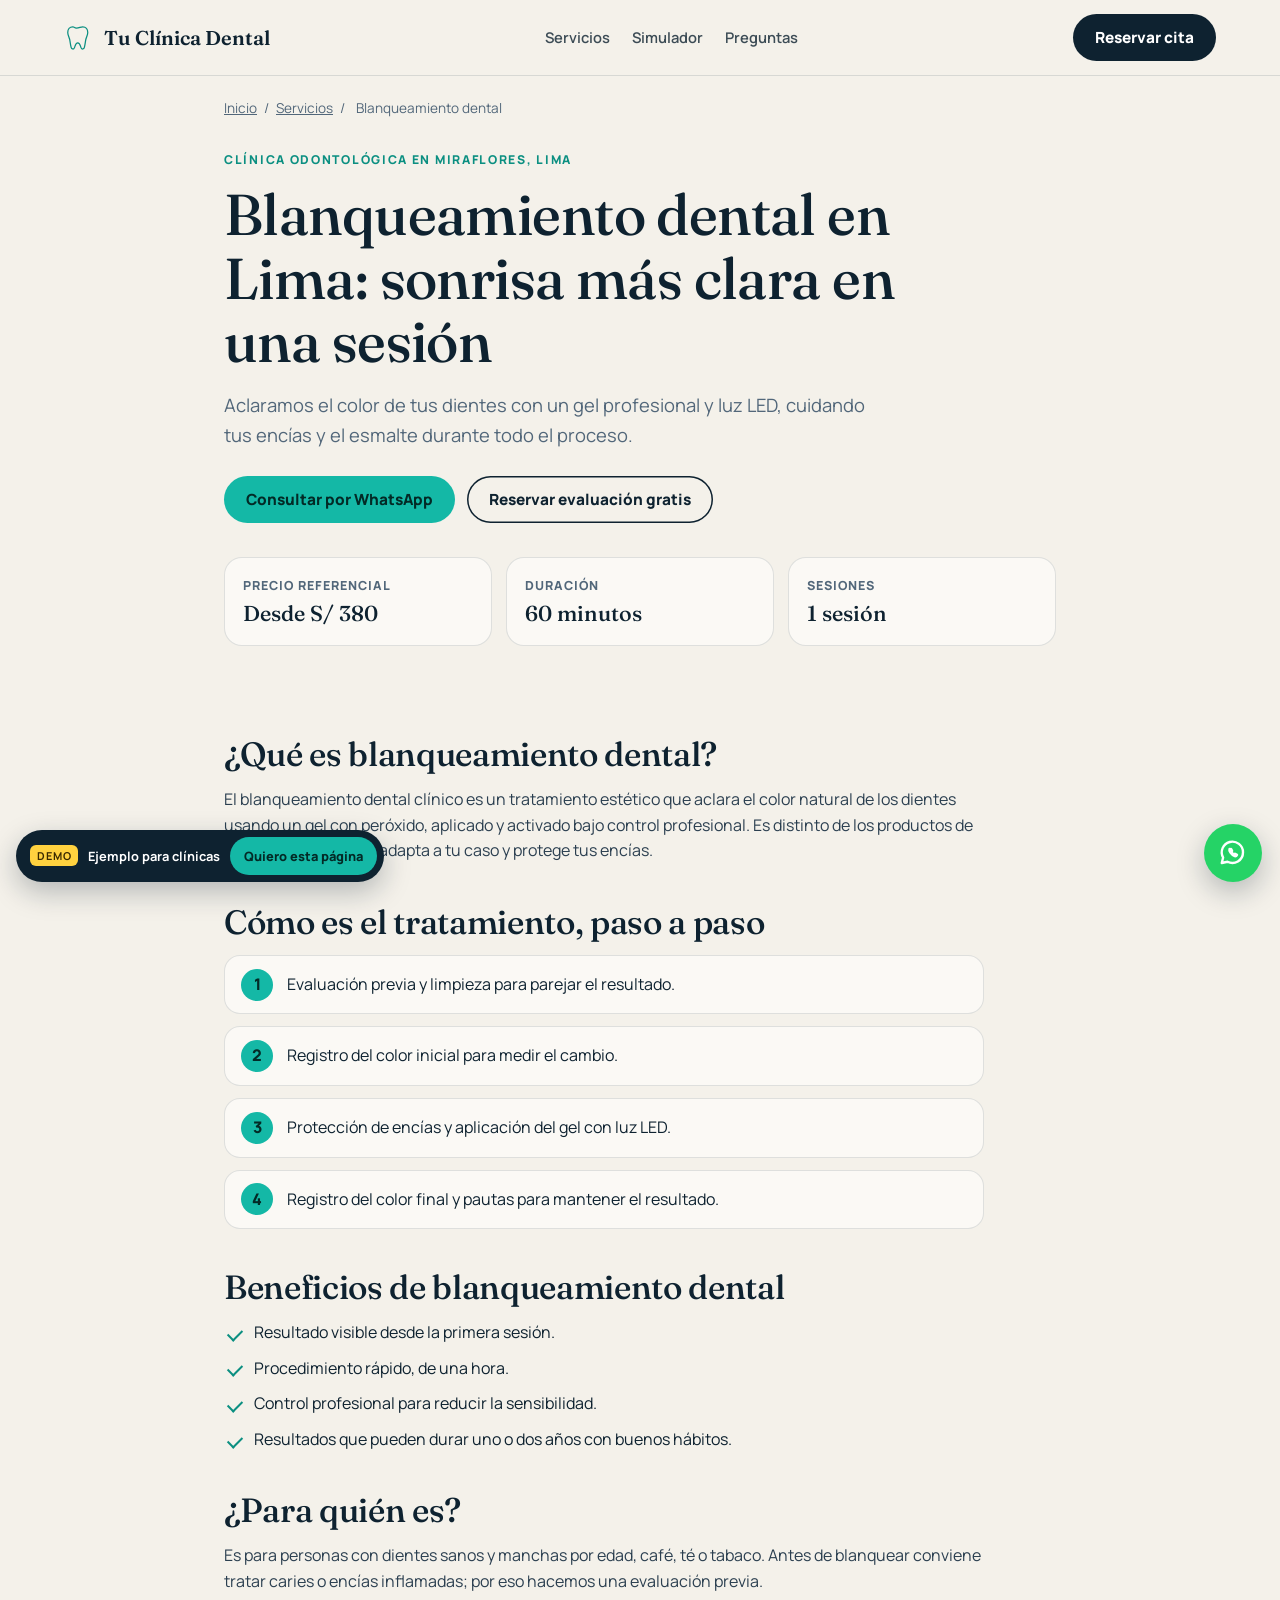
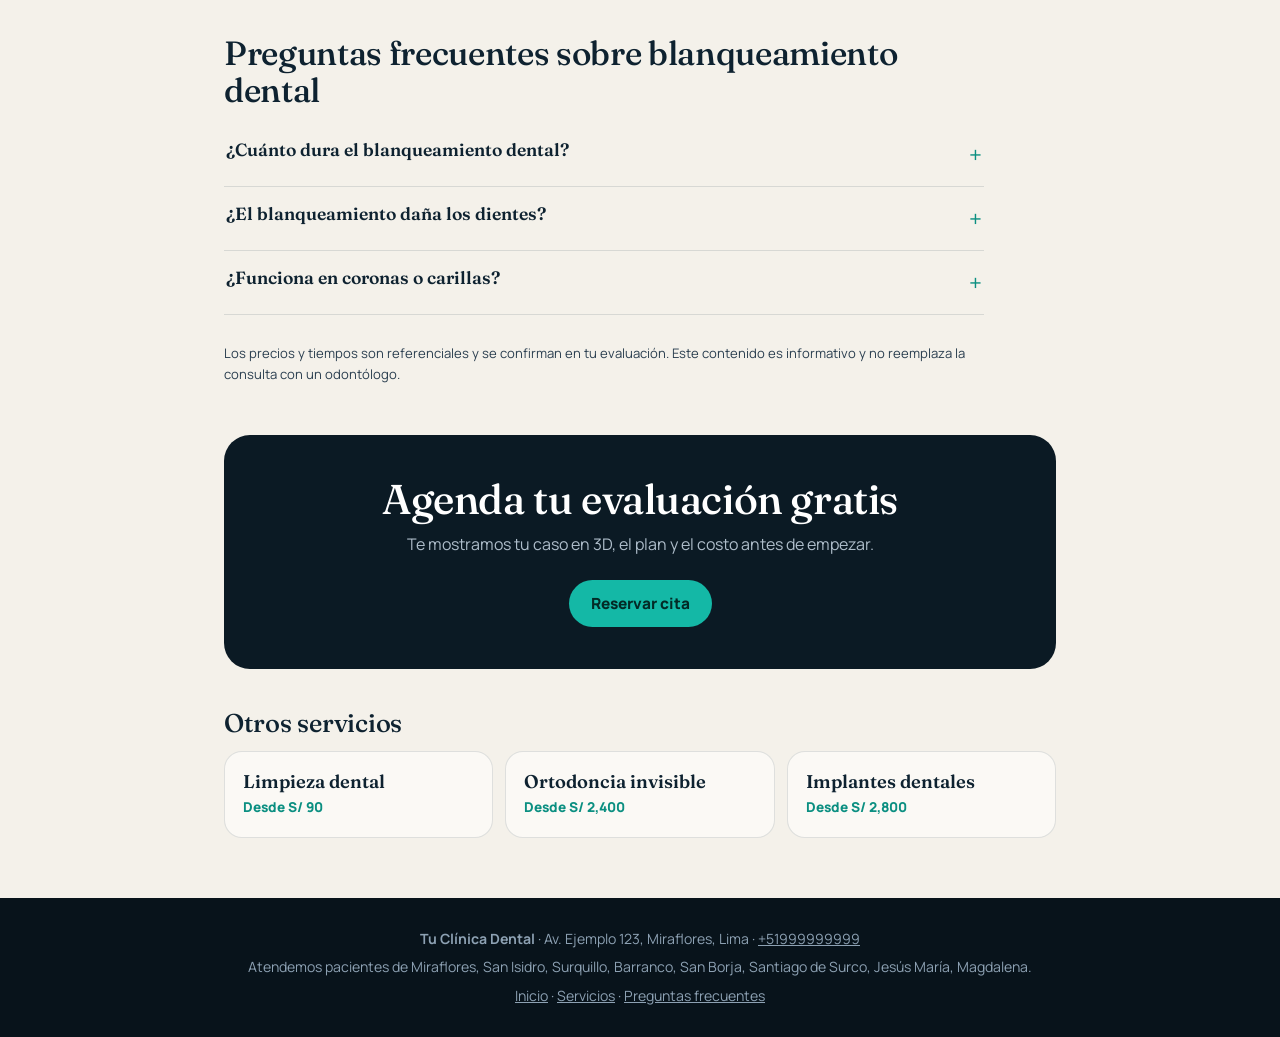
<file: blanqueamiento-dental-lima/index.html>
<!doctype html>
<html lang="es-PE">
<head>
<meta charset="utf-8">
<meta name="viewport" content="width=device-width,initial-scale=1">
<meta name="theme-color" content="#f4f1ea">
<link rel="icon" href="/favicon.svg" type="image/svg+xml">
<link rel="preconnect" href="https://fonts.googleapis.com">
<link href="https://fonts.googleapis.com/css2?family=Fraunces:ital,opsz,wght@0,9..144,500;0,9..144,600;1,9..144,500&family=Manrope:wght@400;600;800&display=swap" rel="stylesheet">
<meta name="robots" content="noindex,follow">
<title>Blanqueamiento dental en Lima | Tu Clínica Dental</title>
<meta name="description" content="Blanqueamiento dental en Miraflores, Lima: aclara varios tonos en una sesión de 60 minutos, con protección de encías. Desde S/ 380. Agenda tu evaluación.">
<link rel="canonical" href="https://dent-sage.vercel.app/blanqueamiento-dental-lima/">
<link rel="alternate" hreflang="es-PE" href="https://dent-sage.vercel.app/blanqueamiento-dental-lima/">
<meta property="og:type" content="website">
<meta property="og:locale" content="es_PE">
<meta property="og:site_name" content="Tu Clínica Dental">
<meta property="og:title" content="Blanqueamiento dental en Lima | Tu Clínica Dental">
<meta property="og:description" content="Blanqueamiento dental en Miraflores, Lima: aclara varios tonos en una sesión de 60 minutos, con protección de encías. Desde S/ 380. Agenda tu evaluación.">
<meta property="og:url" content="https://dent-sage.vercel.app/blanqueamiento-dental-lima/">
<meta property="og:image" content="https://dent-sage.vercel.app/og-image.png">
<meta property="og:image:width" content="1200">
<meta property="og:image:height" content="630">
<meta property="og:image:alt" content="Tu Clínica Dental, clínica odontológica en Miraflores, Lima">
<meta name="twitter:card" content="summary_large_image">
<meta name="twitter:title" content="Blanqueamiento dental en Lima | Tu Clínica Dental">
<meta name="twitter:description" content="Blanqueamiento dental en Miraflores, Lima: aclara varios tonos en una sesión de 60 minutos, con protección de encías. Desde S/ 380. Agenda tu evaluación.">
<meta name="twitter:image" content="https://dent-sage.vercel.app/og-image.png">
<link rel="stylesheet" href="/assets/servicio.css">
<script type="application/ld+json">{"@context": "https://schema.org", "@type": "Service", "name": "Blanqueamiento dental", "serviceType": "Blanqueamiento dental", "description": "Blanqueamiento dental en Miraflores, Lima: aclara varios tonos en una sesión de 60 minutos, con protección de encías. Desde S/ 380. Agenda tu evaluación.", "url": "https://dent-sage.vercel.app/blanqueamiento-dental-lima/", "provider": {"@type": "Dentist", "name": "Tu Clínica Dental", "url": "https://dent-sage.vercel.app/", "telephone": "+51999999999", "address": {"@type": "PostalAddress", "streetAddress": "Av. Ejemplo 123", "addressLocality": "Miraflores", "addressRegion": "Lima", "postalCode": "15074", "addressCountry": "PE"}, "image": "https://dent-sage.vercel.app/og-image.png"}, "areaServed": [{"@type": "City", "name": "Lima"}, {"@type": "AdministrativeArea", "name": "Miraflores"}, {"@type": "AdministrativeArea", "name": "San Isidro"}, {"@type": "AdministrativeArea", "name": "Surquillo"}, {"@type": "AdministrativeArea", "name": "Barranco"}, {"@type": "AdministrativeArea", "name": "San Borja"}, {"@type": "AdministrativeArea", "name": "Santiago de Surco"}, {"@type": "AdministrativeArea", "name": "Jesús María"}, {"@type": "AdministrativeArea", "name": "Magdalena"}], "offers": {"@type": "Offer", "priceCurrency": "PEN", "priceSpecification": {"@type": "PriceSpecification", "minPrice": 380, "priceCurrency": "PEN"}}}</script>
<script type="application/ld+json">{"@context": "https://schema.org", "@type": "FAQPage", "mainEntity": [{"@type": "Question", "name": "¿Cuánto dura el blanqueamiento dental?", "acceptedAnswer": {"@type": "Answer", "text": "El resultado suele mantenerse entre uno y dos años, según tu consumo de café, té, vino y tabaco, y tu higiene. Se puede reforzar con una sesión de mantenimiento."}}, {"@type": "Question", "name": "¿El blanqueamiento daña los dientes?", "acceptedAnswer": {"@type": "Answer", "text": "Realizado por un odontólogo y con el producto adecuado, es un procedimiento seguro. Puede producir sensibilidad temporal, que suele pasar en uno o dos días."}}, {"@type": "Question", "name": "¿Funciona en coronas o carillas?", "acceptedAnswer": {"@type": "Answer", "text": "No. El gel aclara solo el diente natural. Si tienes restauraciones visibles, te explicamos cómo emparejar el color."}}]}</script>
<script type="application/ld+json">{"@context": "https://schema.org", "@type": "BreadcrumbList", "itemListElement": [{"@type": "ListItem", "position": 1, "name": "Inicio", "item": "https://dent-sage.vercel.app/"}, {"@type": "ListItem", "position": 2, "name": "Servicios", "item": "https://dent-sage.vercel.app/#servicios"}, {"@type": "ListItem", "position": 3, "name": "Blanqueamiento dental", "item": "https://dent-sage.vercel.app/blanqueamiento-dental-lima/"}]}</script>
</head>
<body>
<a class="skip" href="#contenido">Saltar al contenido</a>
<header class="top"><a class="logo" href="/" aria-label="Tu Clínica Dental, inicio"><svg viewBox="0 0 48 48" aria-hidden="true"><path d="M14 6c-5 0-8 4-8 9 0 4 2 7 3 11 1 4 1 8 2.400 13 .8 3 4 3.600 5.200.8 1.400-3.400 1.800-8 5.400-8s4 4.600 5.400 8c1.200 2.800 4.400 2.200 5.200-.8 1.400-5 1.400-9 2.400-13 1-4 3-7 3-11 0-5-3-9-8-9-3.600 0-5.600 2-10 2S17.600 6 14 6z"/></svg>Tu Clínica Dental</a>
<nav aria-label="Principal"><a href="/#servicios">Servicios</a><a href="/#simulador">Simulador</a><a href="/#faq">Preguntas</a></nav>
<a class="btn" href="/#reserva">Reservar cita</a></header>
<main id="contenido">
<nav class="crumbs" aria-label="Ruta"><a href="/">Inicio</a> <span>/</span> <a href="/#servicios">Servicios</a> <span>/</span> <span aria-current="page">Blanqueamiento dental</span></nav>
<section class="hero">
<p class="eyebrow">Clínica odontológica en Miraflores, Lima</p>
<h1>Blanqueamiento dental en Lima: sonrisa más clara en una sesión</h1>
<p class="lead">Aclaramos el color de tus dientes con un gel profesional y luz LED, cuidando tus encías y el esmalte durante todo el proceso.</p>
<div class="row"><a class="btn teal" href="https://wa.me/51999999999?text=Hola%20Tu%20Clínica%20Dental%2C%20quiero%20información%20sobre%20blanqueamiento%20dental." rel="noopener">Consultar por WhatsApp</a><a class="btn ghost" href="/#reserva">Reservar evaluación gratis</a></div>
<dl class="facts"><div><dt>Precio referencial</dt><dd>Desde S/ 380</dd></div><div><dt>Duración</dt><dd>60 minutos</dd></div><div><dt>Sesiones</dt><dd>1 sesión</dd></div></dl>
</section>
<article class="body">
<h2>¿Qué es blanqueamiento dental?</h2>
<p>El blanqueamiento dental clínico es un tratamiento estético que aclara el color natural de los dientes usando un gel con peróxido, aplicado y activado bajo control profesional. Es distinto de los productos de venta libre porque se adapta a tu caso y protege tus encías.</p>
<h2>Cómo es el tratamiento, paso a paso</h2>
<ol class="steps"><li>Evaluación previa y limpieza para parejar el resultado.</li><li>Registro del color inicial para medir el cambio.</li><li>Protección de encías y aplicación del gel con luz LED.</li><li>Registro del color final y pautas para mantener el resultado.</li></ol>
<h2>Beneficios de blanqueamiento dental</h2>
<ul class="ticks"><li>Resultado visible desde la primera sesión.</li><li>Procedimiento rápido, de una hora.</li><li>Control profesional para reducir la sensibilidad.</li><li>Resultados que pueden durar uno o dos años con buenos hábitos.</li></ul>
<h2>¿Para quién es?</h2>
<p>Es para personas con dientes sanos y manchas por edad, café, té o tabaco. Antes de blanquear conviene tratar caries o encías inflamadas; por eso hacemos una evaluación previa.</p>
<h2>Preguntas frecuentes sobre blanqueamiento dental</h2>
<div class="faq"><details><summary>¿Cuánto dura el blanqueamiento dental?</summary><p>El resultado suele mantenerse entre uno y dos años, según tu consumo de café, té, vino y tabaco, y tu higiene. Se puede reforzar con una sesión de mantenimiento.</p></details><details><summary>¿El blanqueamiento daña los dientes?</summary><p>Realizado por un odontólogo y con el producto adecuado, es un procedimiento seguro. Puede producir sensibilidad temporal, que suele pasar en uno o dos días.</p></details><details><summary>¿Funciona en coronas o carillas?</summary><p>No. El gel aclara solo el diente natural. Si tienes restauraciones visibles, te explicamos cómo emparejar el color.</p></details></div>
<p class="fine">Los precios y tiempos son referenciales y se confirman en tu evaluación. Este contenido es informativo y no reemplaza la consulta con un odontólogo.</p>
</article>
<section class="cta"><h2>Agenda tu evaluación gratis</h2><p>Te mostramos tu caso en 3D, el plan y el costo antes de empezar.</p><a class="btn teal" href="/#reserva">Reservar cita</a></section>
<aside class="related"><h2>Otros servicios</h2><ul><li><a href="/limpieza-dental-lima/">Limpieza dental</a><span>Desde S/ 90</span></li><li><a href="/ortodoncia-invisible-lima/">Ortodoncia invisible</a><span>Desde S/ 2,400</span></li><li><a href="/implantes-dentales-lima/">Implantes dentales</a><span>Desde S/ 2,800</span></li></ul></aside>
</main>
<footer><p><b>Tu Clínica Dental</b> · Av. Ejemplo 123, Miraflores, Lima · <a href="tel:+51999999999">+51999999999</a></p><p>Atendemos pacientes de Miraflores, San Isidro, Surquillo, Barranco, San Borja, Santiago de Surco, Jesús María, Magdalena.</p><p><a href="/">Inicio</a> · <a href="/#servicios">Servicios</a> · <a href="/#faq">Preguntas frecuentes</a></p></footer>
<a class="wa" href="https://wa.me/51999999999?text=Hola%2C%20quiero%20informaci%C3%B3n%20sobre%20una%20cita" target="_blank" rel="noopener" aria-label="Escribir por WhatsApp"><svg viewBox="0 0 24 24" aria-hidden="true"><path d="M20 11.500a8.500 8.500 0 0 1-12.400 7.500L3 20l1.100-4.400A8.500 8.500 0 1 1 20 11.500z"/><path d="M9.200 8.800c-.3.700-.1 1.700.9 3.100s2.300 2.300 3.300 2.600c.8.200 1.500-.4 1.800-1l-1.600-.9-.7.600c-.9-.4-1.800-1.300-2.200-2.200l.6-.7-.9-1.600c-.6.100-1.100.5-1.200 1.100z"/></svg></a>
<!-- DEMO:INICIO -->
<div class="demo"><b>DEMO</b><span>Ejemplo para clínicas</span><a href="https://wa.me/51941614879?text=Hola%2C%20vi%20el%20demo%20y%20quiero%20esta%20p%C3%A1gina%20para%20mi%20cl%C3%ADnica" target="_blank" rel="noopener">Quiero esta página</a></div>
<!-- DEMO:FIN -->
</body>
</html>
</file>
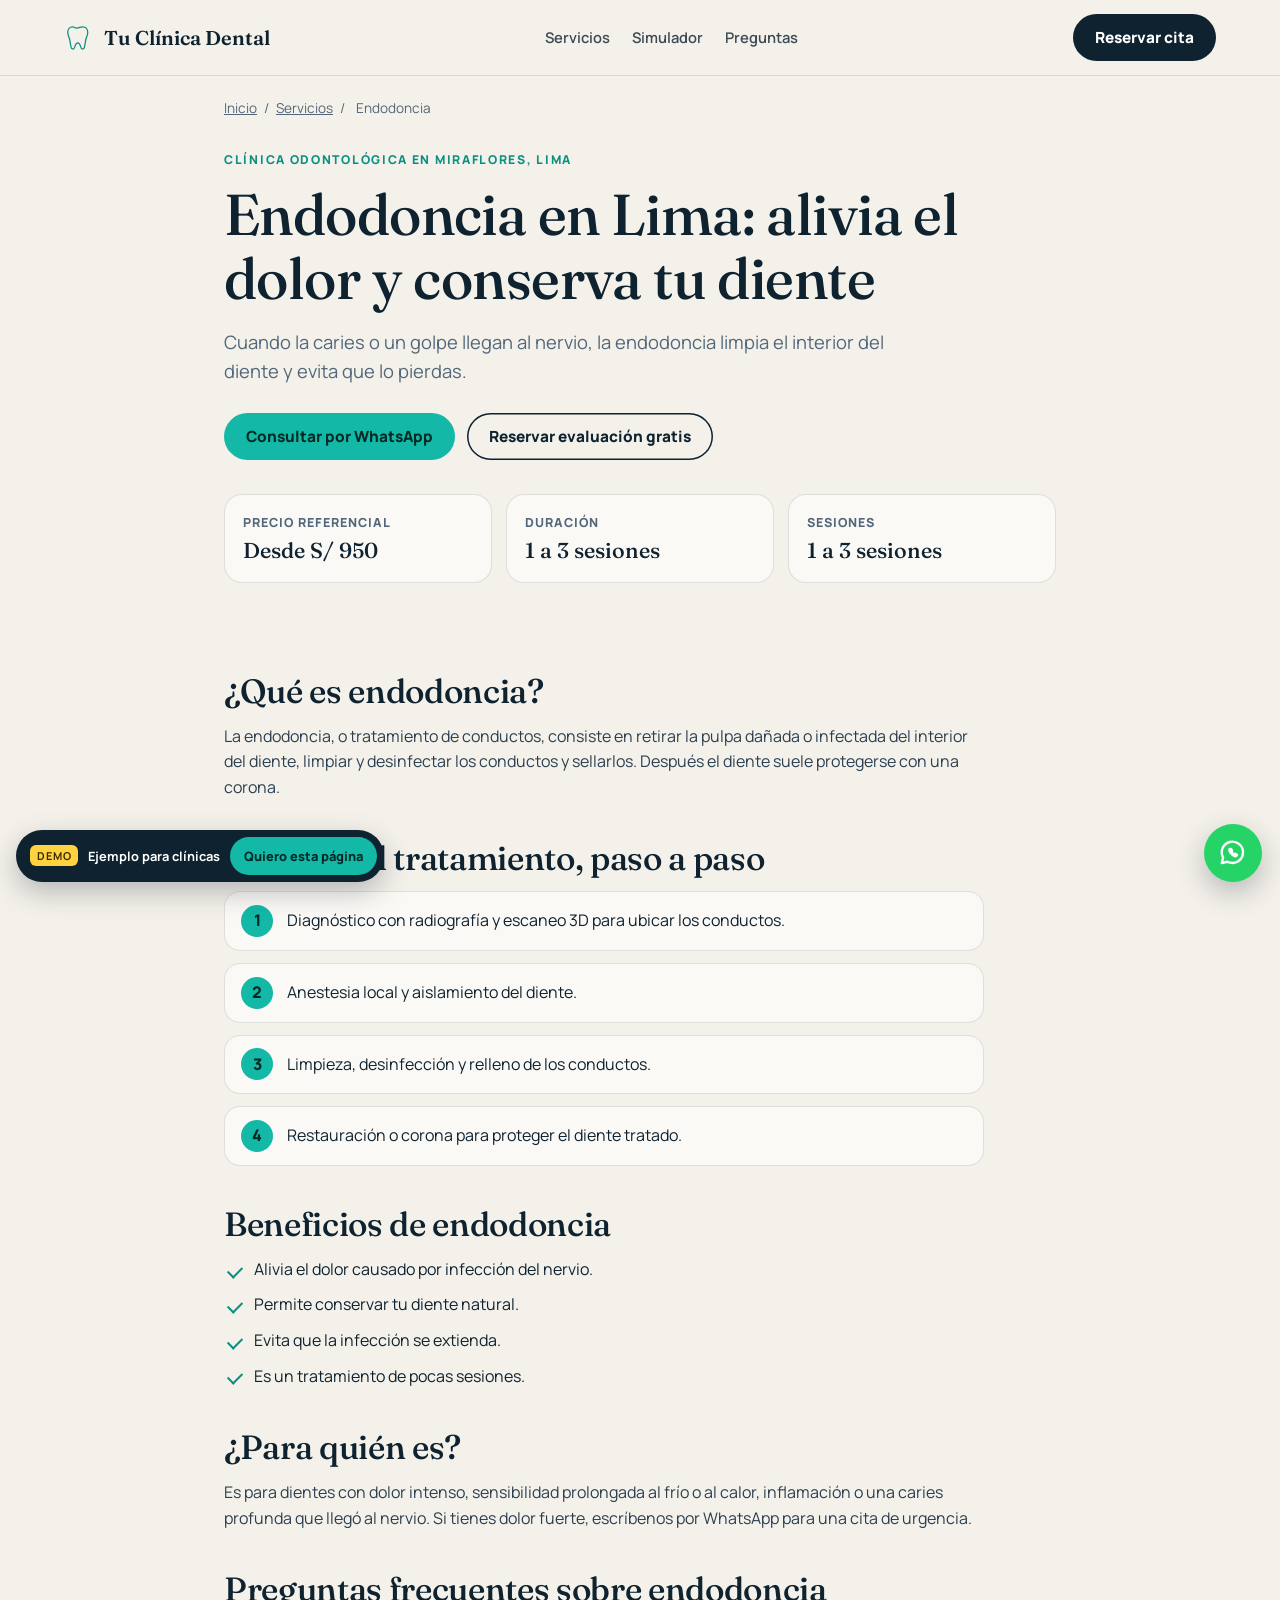
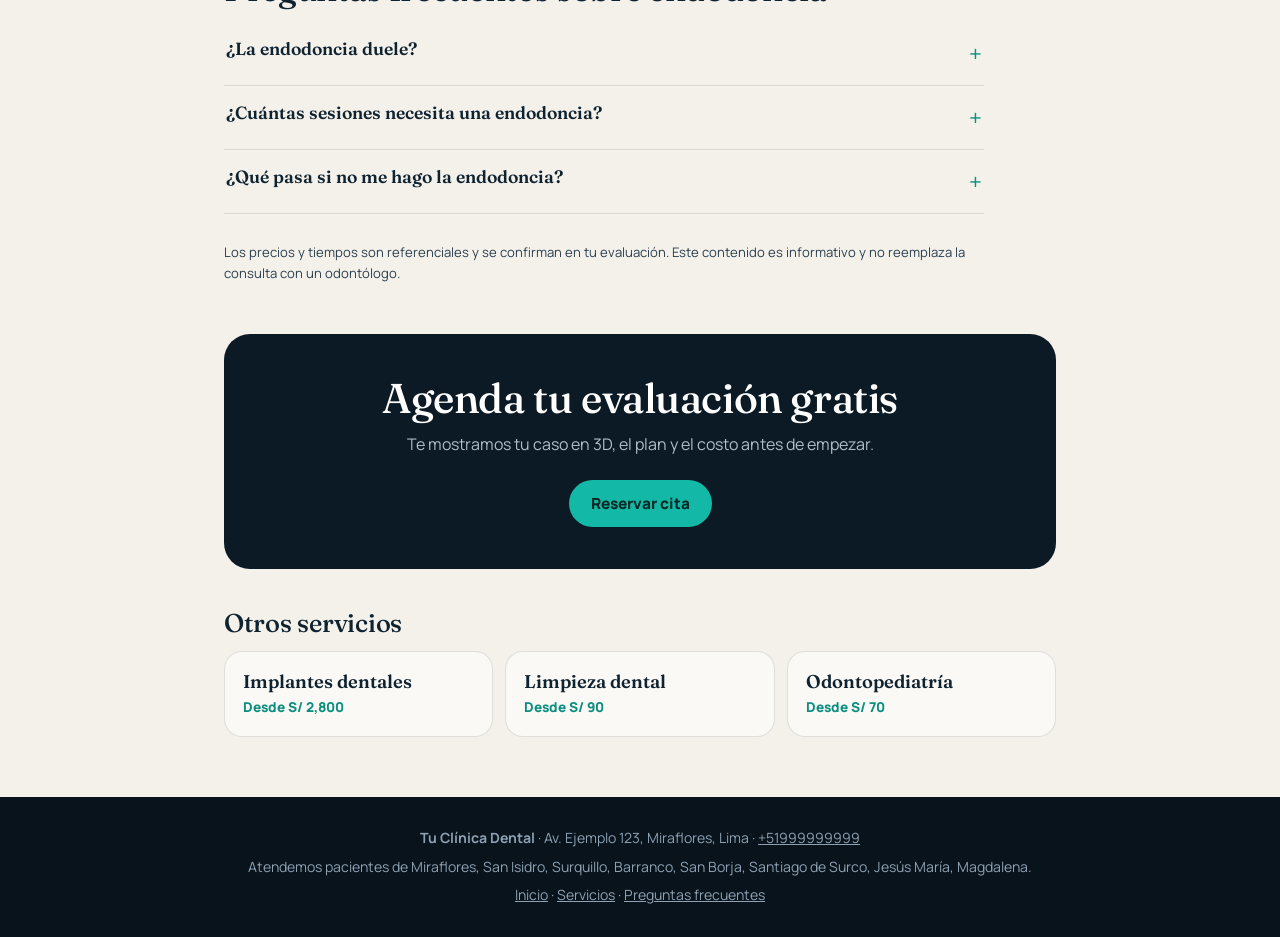
<file: endodoncia-lima/index.html>
<!doctype html>
<html lang="es-PE">
<head>
<meta charset="utf-8">
<meta name="viewport" content="width=device-width,initial-scale=1">
<meta name="theme-color" content="#f4f1ea">
<link rel="icon" href="/favicon.svg" type="image/svg+xml">
<link rel="preconnect" href="https://fonts.googleapis.com">
<link href="https://fonts.googleapis.com/css2?family=Fraunces:ital,opsz,wght@0,9..144,500;0,9..144,600;1,9..144,500&family=Manrope:wght@400;600;800&display=swap" rel="stylesheet">
<meta name="robots" content="noindex,follow">
<title>Endodoncia en Lima | Tu Clínica Dental</title>
<meta name="description" content="Endodoncia (tratamiento de conductos) en Miraflores, Lima, con anestesia efectiva y diagnóstico en 3D. Desde S/ 950. Atención de urgencias por dolor.">
<link rel="canonical" href="https://dent-sage.vercel.app/endodoncia-lima/">
<link rel="alternate" hreflang="es-PE" href="https://dent-sage.vercel.app/endodoncia-lima/">
<meta property="og:type" content="website">
<meta property="og:locale" content="es_PE">
<meta property="og:site_name" content="Tu Clínica Dental">
<meta property="og:title" content="Endodoncia en Lima | Tu Clínica Dental">
<meta property="og:description" content="Endodoncia (tratamiento de conductos) en Miraflores, Lima, con anestesia efectiva y diagnóstico en 3D. Desde S/ 950. Atención de urgencias por dolor.">
<meta property="og:url" content="https://dent-sage.vercel.app/endodoncia-lima/">
<meta property="og:image" content="https://dent-sage.vercel.app/og-image.png">
<meta property="og:image:width" content="1200">
<meta property="og:image:height" content="630">
<meta property="og:image:alt" content="Tu Clínica Dental, clínica odontológica en Miraflores, Lima">
<meta name="twitter:card" content="summary_large_image">
<meta name="twitter:title" content="Endodoncia en Lima | Tu Clínica Dental">
<meta name="twitter:description" content="Endodoncia (tratamiento de conductos) en Miraflores, Lima, con anestesia efectiva y diagnóstico en 3D. Desde S/ 950. Atención de urgencias por dolor.">
<meta name="twitter:image" content="https://dent-sage.vercel.app/og-image.png">
<link rel="stylesheet" href="/assets/servicio.css">
<script type="application/ld+json">{"@context": "https://schema.org", "@type": "Service", "name": "Endodoncia", "serviceType": "Endodoncia", "description": "Endodoncia (tratamiento de conductos) en Miraflores, Lima, con anestesia efectiva y diagnóstico en 3D. Desde S/ 950. Atención de urgencias por dolor.", "url": "https://dent-sage.vercel.app/endodoncia-lima/", "provider": {"@type": "Dentist", "name": "Tu Clínica Dental", "url": "https://dent-sage.vercel.app/", "telephone": "+51999999999", "address": {"@type": "PostalAddress", "streetAddress": "Av. Ejemplo 123", "addressLocality": "Miraflores", "addressRegion": "Lima", "postalCode": "15074", "addressCountry": "PE"}, "image": "https://dent-sage.vercel.app/og-image.png"}, "areaServed": [{"@type": "City", "name": "Lima"}, {"@type": "AdministrativeArea", "name": "Miraflores"}, {"@type": "AdministrativeArea", "name": "San Isidro"}, {"@type": "AdministrativeArea", "name": "Surquillo"}, {"@type": "AdministrativeArea", "name": "Barranco"}, {"@type": "AdministrativeArea", "name": "San Borja"}, {"@type": "AdministrativeArea", "name": "Santiago de Surco"}, {"@type": "AdministrativeArea", "name": "Jesús María"}, {"@type": "AdministrativeArea", "name": "Magdalena"}], "offers": {"@type": "Offer", "priceCurrency": "PEN", "priceSpecification": {"@type": "PriceSpecification", "minPrice": 950, "priceCurrency": "PEN"}}}</script>
<script type="application/ld+json">{"@context": "https://schema.org", "@type": "FAQPage", "mainEntity": [{"@type": "Question", "name": "¿La endodoncia duele?", "acceptedAnswer": {"@type": "Answer", "text": "Con anestesia local el procedimiento no debería doler. Es normal sentir molestia leve unos días después, que se controla con medicación."}}, {"@type": "Question", "name": "¿Cuántas sesiones necesita una endodoncia?", "acceptedAnswer": {"@type": "Answer", "text": "Según el diente y el grado de infección puede resolverse en una a tres sesiones."}}, {"@type": "Question", "name": "¿Qué pasa si no me hago la endodoncia?", "acceptedAnswer": {"@type": "Answer", "text": "La infección puede extenderse, causar dolor e inflamación y terminar en la pérdida del diente. Por eso conviene tratarla pronto."}}]}</script>
<script type="application/ld+json">{"@context": "https://schema.org", "@type": "BreadcrumbList", "itemListElement": [{"@type": "ListItem", "position": 1, "name": "Inicio", "item": "https://dent-sage.vercel.app/"}, {"@type": "ListItem", "position": 2, "name": "Servicios", "item": "https://dent-sage.vercel.app/#servicios"}, {"@type": "ListItem", "position": 3, "name": "Endodoncia", "item": "https://dent-sage.vercel.app/endodoncia-lima/"}]}</script>
</head>
<body>
<a class="skip" href="#contenido">Saltar al contenido</a>
<header class="top"><a class="logo" href="/" aria-label="Tu Clínica Dental, inicio"><svg viewBox="0 0 48 48" aria-hidden="true"><path d="M14 6c-5 0-8 4-8 9 0 4 2 7 3 11 1 4 1 8 2.400 13 .8 3 4 3.600 5.200.8 1.400-3.400 1.800-8 5.400-8s4 4.600 5.400 8c1.200 2.800 4.400 2.200 5.200-.8 1.400-5 1.400-9 2.400-13 1-4 3-7 3-11 0-5-3-9-8-9-3.600 0-5.600 2-10 2S17.600 6 14 6z"/></svg>Tu Clínica Dental</a>
<nav aria-label="Principal"><a href="/#servicios">Servicios</a><a href="/#simulador">Simulador</a><a href="/#faq">Preguntas</a></nav>
<a class="btn" href="/#reserva">Reservar cita</a></header>
<main id="contenido">
<nav class="crumbs" aria-label="Ruta"><a href="/">Inicio</a> <span>/</span> <a href="/#servicios">Servicios</a> <span>/</span> <span aria-current="page">Endodoncia</span></nav>
<section class="hero">
<p class="eyebrow">Clínica odontológica en Miraflores, Lima</p>
<h1>Endodoncia en Lima: alivia el dolor y conserva tu diente</h1>
<p class="lead">Cuando la caries o un golpe llegan al nervio, la endodoncia limpia el interior del diente y evita que lo pierdas.</p>
<div class="row"><a class="btn teal" href="https://wa.me/51999999999?text=Hola%20Tu%20Clínica%20Dental%2C%20quiero%20información%20sobre%20endodoncia." rel="noopener">Consultar por WhatsApp</a><a class="btn ghost" href="/#reserva">Reservar evaluación gratis</a></div>
<dl class="facts"><div><dt>Precio referencial</dt><dd>Desde S/ 950</dd></div><div><dt>Duración</dt><dd>1 a 3 sesiones</dd></div><div><dt>Sesiones</dt><dd>1 a 3 sesiones</dd></div></dl>
</section>
<article class="body">
<h2>¿Qué es endodoncia?</h2>
<p>La endodoncia, o tratamiento de conductos, consiste en retirar la pulpa dañada o infectada del interior del diente, limpiar y desinfectar los conductos y sellarlos. Después el diente suele protegerse con una corona.</p>
<h2>Cómo es el tratamiento, paso a paso</h2>
<ol class="steps"><li>Diagnóstico con radiografía y escaneo 3D para ubicar los conductos.</li><li>Anestesia local y aislamiento del diente.</li><li>Limpieza, desinfección y relleno de los conductos.</li><li>Restauración o corona para proteger el diente tratado.</li></ol>
<h2>Beneficios de endodoncia</h2>
<ul class="ticks"><li>Alivia el dolor causado por infección del nervio.</li><li>Permite conservar tu diente natural.</li><li>Evita que la infección se extienda.</li><li>Es un tratamiento de pocas sesiones.</li></ul>
<h2>¿Para quién es?</h2>
<p>Es para dientes con dolor intenso, sensibilidad prolongada al frío o al calor, inflamación o una caries profunda que llegó al nervio. Si tienes dolor fuerte, escríbenos por WhatsApp para una cita de urgencia.</p>
<h2>Preguntas frecuentes sobre endodoncia</h2>
<div class="faq"><details><summary>¿La endodoncia duele?</summary><p>Con anestesia local el procedimiento no debería doler. Es normal sentir molestia leve unos días después, que se controla con medicación.</p></details><details><summary>¿Cuántas sesiones necesita una endodoncia?</summary><p>Según el diente y el grado de infección puede resolverse en una a tres sesiones.</p></details><details><summary>¿Qué pasa si no me hago la endodoncia?</summary><p>La infección puede extenderse, causar dolor e inflamación y terminar en la pérdida del diente. Por eso conviene tratarla pronto.</p></details></div>
<p class="fine">Los precios y tiempos son referenciales y se confirman en tu evaluación. Este contenido es informativo y no reemplaza la consulta con un odontólogo.</p>
</article>
<section class="cta"><h2>Agenda tu evaluación gratis</h2><p>Te mostramos tu caso en 3D, el plan y el costo antes de empezar.</p><a class="btn teal" href="/#reserva">Reservar cita</a></section>
<aside class="related"><h2>Otros servicios</h2><ul><li><a href="/implantes-dentales-lima/">Implantes dentales</a><span>Desde S/ 2,800</span></li><li><a href="/limpieza-dental-lima/">Limpieza dental</a><span>Desde S/ 90</span></li><li><a href="/odontopediatria-lima/">Odontopediatría</a><span>Desde S/ 70</span></li></ul></aside>
</main>
<footer><p><b>Tu Clínica Dental</b> · Av. Ejemplo 123, Miraflores, Lima · <a href="tel:+51999999999">+51999999999</a></p><p>Atendemos pacientes de Miraflores, San Isidro, Surquillo, Barranco, San Borja, Santiago de Surco, Jesús María, Magdalena.</p><p><a href="/">Inicio</a> · <a href="/#servicios">Servicios</a> · <a href="/#faq">Preguntas frecuentes</a></p></footer>
<a class="wa" href="https://wa.me/51999999999?text=Hola%2C%20quiero%20informaci%C3%B3n%20sobre%20una%20cita" target="_blank" rel="noopener" aria-label="Escribir por WhatsApp"><svg viewBox="0 0 24 24" aria-hidden="true"><path d="M20 11.500a8.500 8.500 0 0 1-12.400 7.500L3 20l1.100-4.400A8.500 8.500 0 1 1 20 11.500z"/><path d="M9.200 8.800c-.3.700-.1 1.700.9 3.100s2.300 2.300 3.300 2.600c.8.200 1.500-.4 1.800-1l-1.600-.9-.7.600c-.9-.4-1.800-1.300-2.200-2.200l.6-.7-.9-1.600c-.6.100-1.100.5-1.200 1.100z"/></svg></a>
<!-- DEMO:INICIO -->
<div class="demo"><b>DEMO</b><span>Ejemplo para clínicas</span><a href="https://wa.me/51941614879?text=Hola%2C%20vi%20el%20demo%20y%20quiero%20esta%20p%C3%A1gina%20para%20mi%20cl%C3%ADnica" target="_blank" rel="noopener">Quiero esta página</a></div>
<!-- DEMO:FIN -->
</body>
</html>
</file>
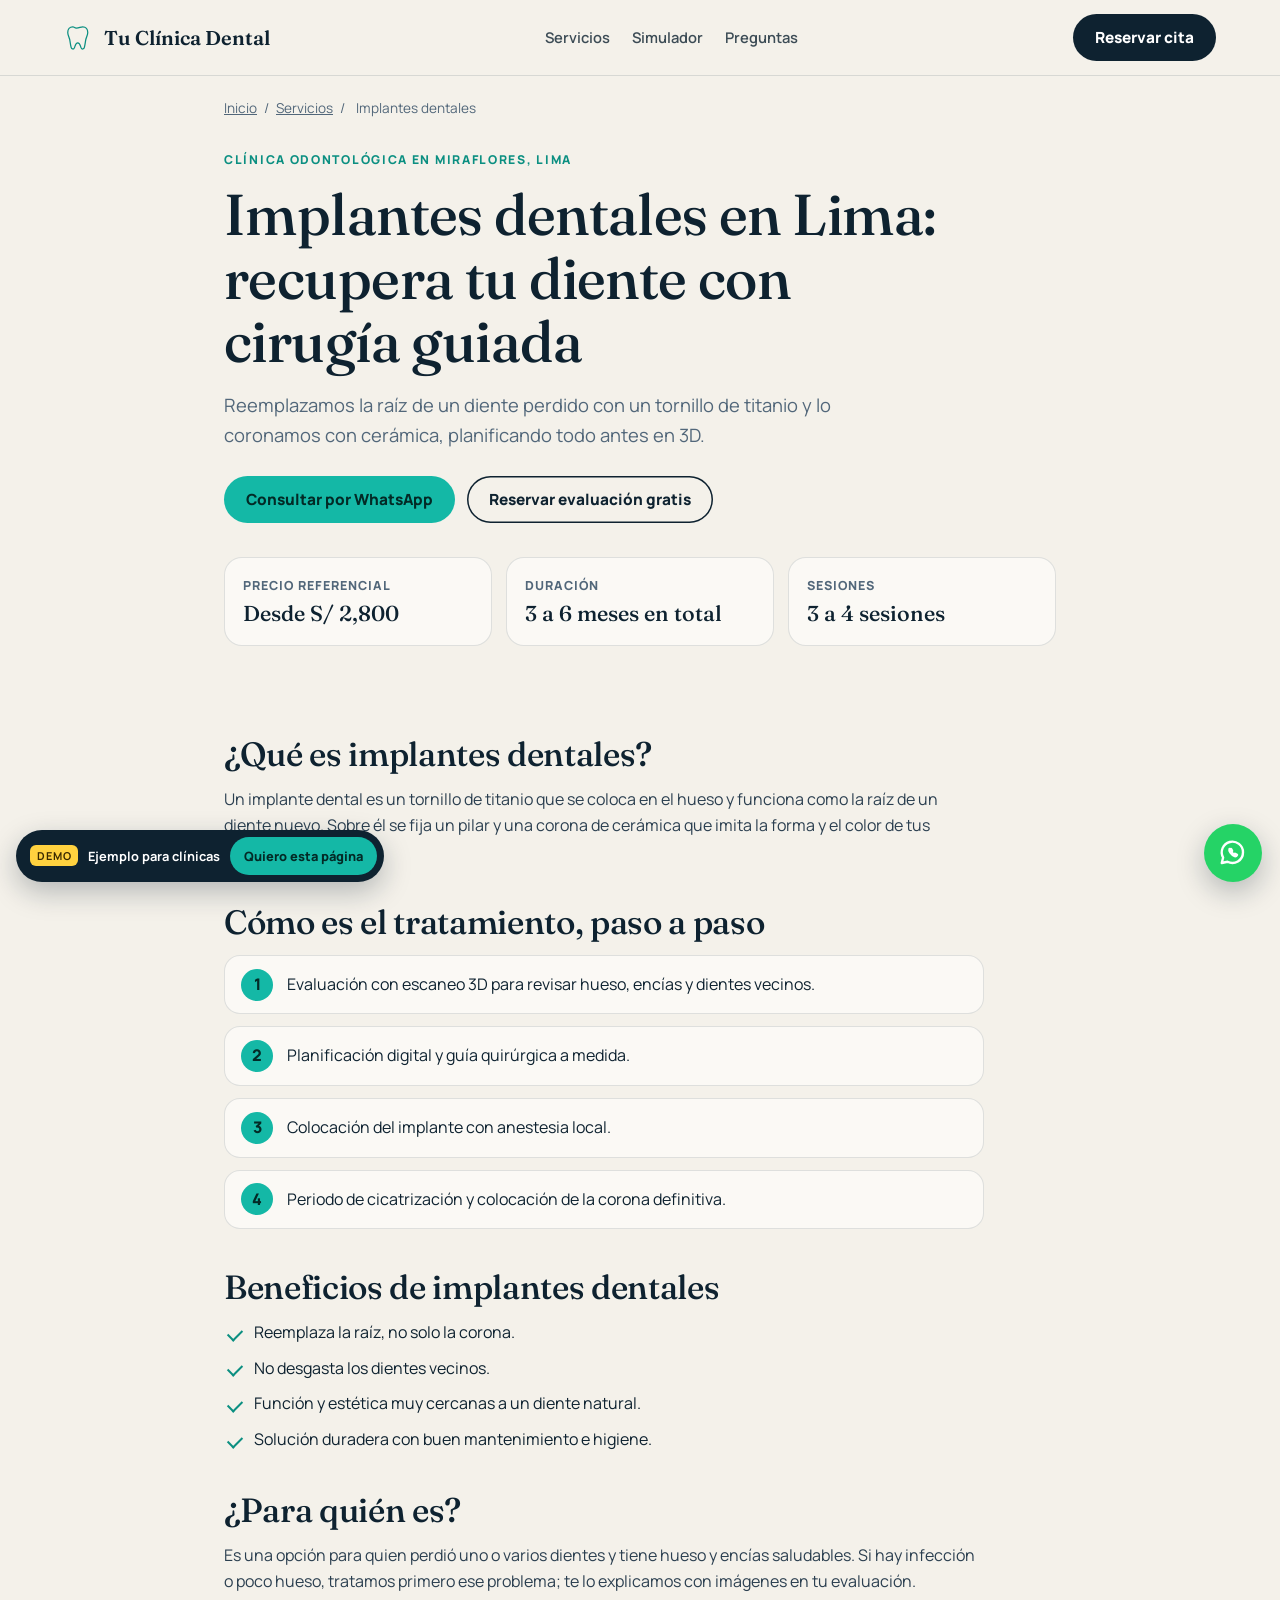
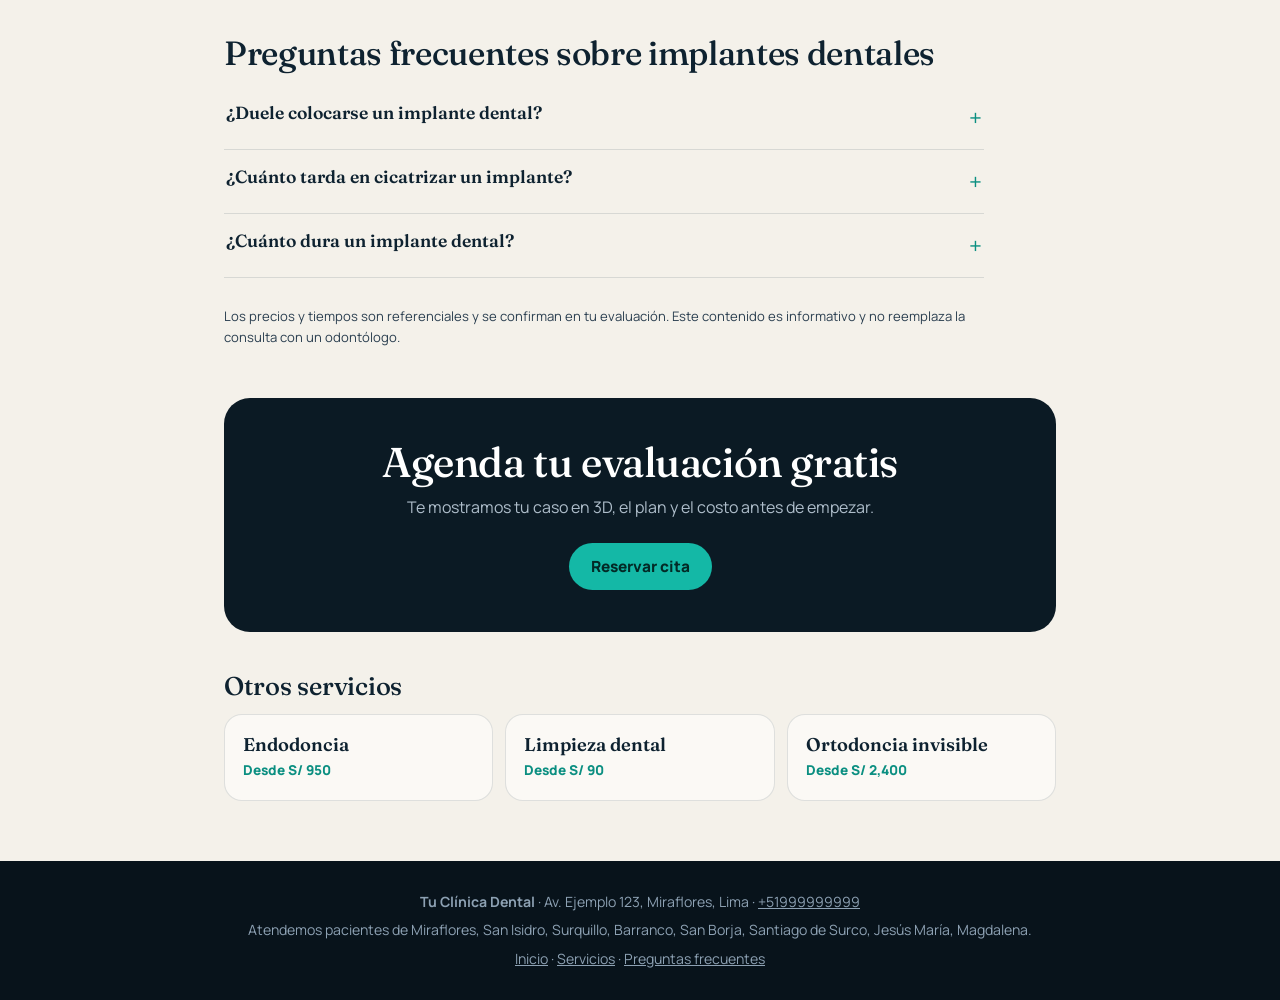
<file: implantes-dentales-lima/index.html>
<!doctype html>
<html lang="es-PE">
<head>
<meta charset="utf-8">
<meta name="viewport" content="width=device-width,initial-scale=1">
<meta name="theme-color" content="#f4f1ea">
<link rel="icon" href="/favicon.svg" type="image/svg+xml">
<link rel="preconnect" href="https://fonts.googleapis.com">
<link href="https://fonts.googleapis.com/css2?family=Fraunces:ital,opsz,wght@0,9..144,500;0,9..144,600;1,9..144,500&family=Manrope:wght@400;600;800&display=swap" rel="stylesheet">
<meta name="robots" content="noindex,follow">
<title>Implantes dentales en Lima | Tu Clínica Dental</title>
<meta name="description" content="Implantes dentales en Miraflores, Lima: tornillo de titanio y corona de cerámica con cirugía guiada. Desde S/ 2,800. Evalúa tu caso con escaneo 3D gratis.">
<link rel="canonical" href="https://dent-sage.vercel.app/implantes-dentales-lima/">
<link rel="alternate" hreflang="es-PE" href="https://dent-sage.vercel.app/implantes-dentales-lima/">
<meta property="og:type" content="website">
<meta property="og:locale" content="es_PE">
<meta property="og:site_name" content="Tu Clínica Dental">
<meta property="og:title" content="Implantes dentales en Lima | Tu Clínica Dental">
<meta property="og:description" content="Implantes dentales en Miraflores, Lima: tornillo de titanio y corona de cerámica con cirugía guiada. Desde S/ 2,800. Evalúa tu caso con escaneo 3D gratis.">
<meta property="og:url" content="https://dent-sage.vercel.app/implantes-dentales-lima/">
<meta property="og:image" content="https://dent-sage.vercel.app/og-image.png">
<meta property="og:image:width" content="1200">
<meta property="og:image:height" content="630">
<meta property="og:image:alt" content="Tu Clínica Dental, clínica odontológica en Miraflores, Lima">
<meta name="twitter:card" content="summary_large_image">
<meta name="twitter:title" content="Implantes dentales en Lima | Tu Clínica Dental">
<meta name="twitter:description" content="Implantes dentales en Miraflores, Lima: tornillo de titanio y corona de cerámica con cirugía guiada. Desde S/ 2,800. Evalúa tu caso con escaneo 3D gratis.">
<meta name="twitter:image" content="https://dent-sage.vercel.app/og-image.png">
<link rel="stylesheet" href="/assets/servicio.css">
<script type="application/ld+json">{"@context": "https://schema.org", "@type": "Service", "name": "Implantes dentales", "serviceType": "Implantes dentales", "description": "Implantes dentales en Miraflores, Lima: tornillo de titanio y corona de cerámica con cirugía guiada. Desde S/ 2,800. Evalúa tu caso con escaneo 3D gratis.", "url": "https://dent-sage.vercel.app/implantes-dentales-lima/", "provider": {"@type": "Dentist", "name": "Tu Clínica Dental", "url": "https://dent-sage.vercel.app/", "telephone": "+51999999999", "address": {"@type": "PostalAddress", "streetAddress": "Av. Ejemplo 123", "addressLocality": "Miraflores", "addressRegion": "Lima", "postalCode": "15074", "addressCountry": "PE"}, "image": "https://dent-sage.vercel.app/og-image.png"}, "areaServed": [{"@type": "City", "name": "Lima"}, {"@type": "AdministrativeArea", "name": "Miraflores"}, {"@type": "AdministrativeArea", "name": "San Isidro"}, {"@type": "AdministrativeArea", "name": "Surquillo"}, {"@type": "AdministrativeArea", "name": "Barranco"}, {"@type": "AdministrativeArea", "name": "San Borja"}, {"@type": "AdministrativeArea", "name": "Santiago de Surco"}, {"@type": "AdministrativeArea", "name": "Jesús María"}, {"@type": "AdministrativeArea", "name": "Magdalena"}], "offers": {"@type": "Offer", "priceCurrency": "PEN", "priceSpecification": {"@type": "PriceSpecification", "minPrice": 2800, "priceCurrency": "PEN"}}}</script>
<script type="application/ld+json">{"@context": "https://schema.org", "@type": "FAQPage", "mainEntity": [{"@type": "Question", "name": "¿Duele colocarse un implante dental?", "acceptedAnswer": {"@type": "Answer", "text": "Se coloca con anestesia local. Después puede haber molestia leve y algo de inflamación unos días, que se controlan con la medicación indicada."}}, {"@type": "Question", "name": "¿Cuánto tarda en cicatrizar un implante?", "acceptedAnswer": {"@type": "Answer", "text": "El hueso suele necesitar entre tres y seis meses para integrar el implante, aunque depende de cada caso. En algunos casos se coloca una corona provisional."}}, {"@type": "Question", "name": "¿Cuánto dura un implante dental?", "acceptedAnswer": {"@type": "Answer", "text": "Con buena higiene y controles periódicos puede durar muchos años. Fumar y descuidar la higiene reducen sus probabilidades de éxito."}}]}</script>
<script type="application/ld+json">{"@context": "https://schema.org", "@type": "BreadcrumbList", "itemListElement": [{"@type": "ListItem", "position": 1, "name": "Inicio", "item": "https://dent-sage.vercel.app/"}, {"@type": "ListItem", "position": 2, "name": "Servicios", "item": "https://dent-sage.vercel.app/#servicios"}, {"@type": "ListItem", "position": 3, "name": "Implantes dentales", "item": "https://dent-sage.vercel.app/implantes-dentales-lima/"}]}</script>
</head>
<body>
<a class="skip" href="#contenido">Saltar al contenido</a>
<header class="top"><a class="logo" href="/" aria-label="Tu Clínica Dental, inicio"><svg viewBox="0 0 48 48" aria-hidden="true"><path d="M14 6c-5 0-8 4-8 9 0 4 2 7 3 11 1 4 1 8 2.400 13 .8 3 4 3.600 5.200.8 1.400-3.400 1.800-8 5.400-8s4 4.600 5.400 8c1.200 2.800 4.400 2.200 5.200-.8 1.400-5 1.400-9 2.400-13 1-4 3-7 3-11 0-5-3-9-8-9-3.600 0-5.600 2-10 2S17.600 6 14 6z"/></svg>Tu Clínica Dental</a>
<nav aria-label="Principal"><a href="/#servicios">Servicios</a><a href="/#simulador">Simulador</a><a href="/#faq">Preguntas</a></nav>
<a class="btn" href="/#reserva">Reservar cita</a></header>
<main id="contenido">
<nav class="crumbs" aria-label="Ruta"><a href="/">Inicio</a> <span>/</span> <a href="/#servicios">Servicios</a> <span>/</span> <span aria-current="page">Implantes dentales</span></nav>
<section class="hero">
<p class="eyebrow">Clínica odontológica en Miraflores, Lima</p>
<h1>Implantes dentales en Lima: recupera tu diente con cirugía guiada</h1>
<p class="lead">Reemplazamos la raíz de un diente perdido con un tornillo de titanio y lo coronamos con cerámica, planificando todo antes en 3D.</p>
<div class="row"><a class="btn teal" href="https://wa.me/51999999999?text=Hola%20Tu%20Clínica%20Dental%2C%20quiero%20información%20sobre%20implantes%20dentales." rel="noopener">Consultar por WhatsApp</a><a class="btn ghost" href="/#reserva">Reservar evaluación gratis</a></div>
<dl class="facts"><div><dt>Precio referencial</dt><dd>Desde S/ 2,800</dd></div><div><dt>Duración</dt><dd>3 a 6 meses en total</dd></div><div><dt>Sesiones</dt><dd>3 a 4 sesiones</dd></div></dl>
</section>
<article class="body">
<h2>¿Qué es implantes dentales?</h2>
<p>Un implante dental es un tornillo de titanio que se coloca en el hueso y funciona como la raíz de un diente nuevo. Sobre él se fija un pilar y una corona de cerámica que imita la forma y el color de tus dientes naturales.</p>
<h2>Cómo es el tratamiento, paso a paso</h2>
<ol class="steps"><li>Evaluación con escaneo 3D para revisar hueso, encías y dientes vecinos.</li><li>Planificación digital y guía quirúrgica a medida.</li><li>Colocación del implante con anestesia local.</li><li>Periodo de cicatrización y colocación de la corona definitiva.</li></ol>
<h2>Beneficios de implantes dentales</h2>
<ul class="ticks"><li>Reemplaza la raíz, no solo la corona.</li><li>No desgasta los dientes vecinos.</li><li>Función y estética muy cercanas a un diente natural.</li><li>Solución duradera con buen mantenimiento e higiene.</li></ul>
<h2>¿Para quién es?</h2>
<p>Es una opción para quien perdió uno o varios dientes y tiene hueso y encías saludables. Si hay infección o poco hueso, tratamos primero ese problema; te lo explicamos con imágenes en tu evaluación.</p>
<h2>Preguntas frecuentes sobre implantes dentales</h2>
<div class="faq"><details><summary>¿Duele colocarse un implante dental?</summary><p>Se coloca con anestesia local. Después puede haber molestia leve y algo de inflamación unos días, que se controlan con la medicación indicada.</p></details><details><summary>¿Cuánto tarda en cicatrizar un implante?</summary><p>El hueso suele necesitar entre tres y seis meses para integrar el implante, aunque depende de cada caso. En algunos casos se coloca una corona provisional.</p></details><details><summary>¿Cuánto dura un implante dental?</summary><p>Con buena higiene y controles periódicos puede durar muchos años. Fumar y descuidar la higiene reducen sus probabilidades de éxito.</p></details></div>
<p class="fine">Los precios y tiempos son referenciales y se confirman en tu evaluación. Este contenido es informativo y no reemplaza la consulta con un odontólogo.</p>
</article>
<section class="cta"><h2>Agenda tu evaluación gratis</h2><p>Te mostramos tu caso en 3D, el plan y el costo antes de empezar.</p><a class="btn teal" href="/#reserva">Reservar cita</a></section>
<aside class="related"><h2>Otros servicios</h2><ul><li><a href="/endodoncia-lima/">Endodoncia</a><span>Desde S/ 950</span></li><li><a href="/limpieza-dental-lima/">Limpieza dental</a><span>Desde S/ 90</span></li><li><a href="/ortodoncia-invisible-lima/">Ortodoncia invisible</a><span>Desde S/ 2,400</span></li></ul></aside>
</main>
<footer><p><b>Tu Clínica Dental</b> · Av. Ejemplo 123, Miraflores, Lima · <a href="tel:+51999999999">+51999999999</a></p><p>Atendemos pacientes de Miraflores, San Isidro, Surquillo, Barranco, San Borja, Santiago de Surco, Jesús María, Magdalena.</p><p><a href="/">Inicio</a> · <a href="/#servicios">Servicios</a> · <a href="/#faq">Preguntas frecuentes</a></p></footer>
<a class="wa" href="https://wa.me/51999999999?text=Hola%2C%20quiero%20informaci%C3%B3n%20sobre%20una%20cita" target="_blank" rel="noopener" aria-label="Escribir por WhatsApp"><svg viewBox="0 0 24 24" aria-hidden="true"><path d="M20 11.500a8.500 8.500 0 0 1-12.400 7.500L3 20l1.100-4.400A8.500 8.500 0 1 1 20 11.500z"/><path d="M9.200 8.800c-.3.700-.1 1.700.9 3.100s2.300 2.300 3.300 2.600c.8.200 1.500-.4 1.800-1l-1.600-.9-.7.600c-.9-.4-1.800-1.300-2.200-2.200l.6-.7-.9-1.600c-.6.100-1.100.5-1.200 1.100z"/></svg></a>
<!-- DEMO:INICIO -->
<div class="demo"><b>DEMO</b><span>Ejemplo para clínicas</span><a href="https://wa.me/51941614879?text=Hola%2C%20vi%20el%20demo%20y%20quiero%20esta%20p%C3%A1gina%20para%20mi%20cl%C3%ADnica" target="_blank" rel="noopener">Quiero esta página</a></div>
<!-- DEMO:FIN -->
</body>
</html>
</file>
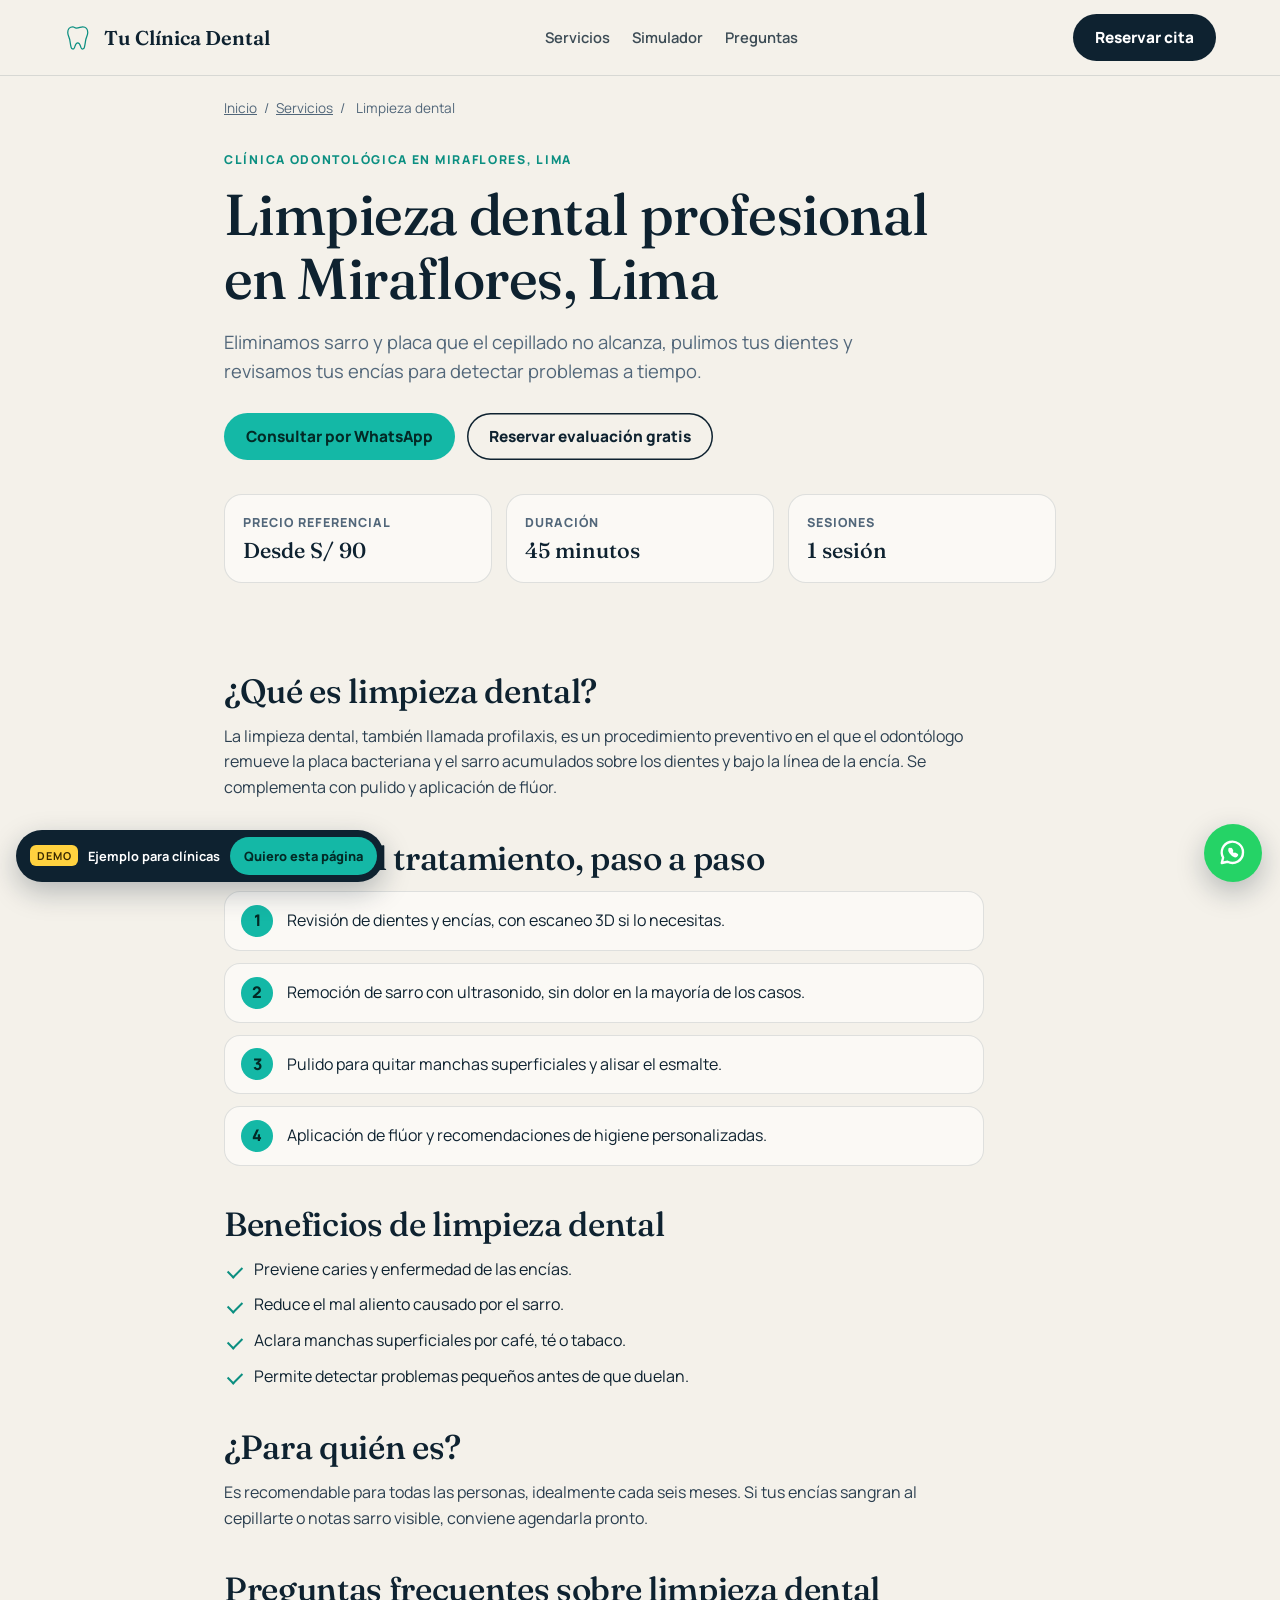
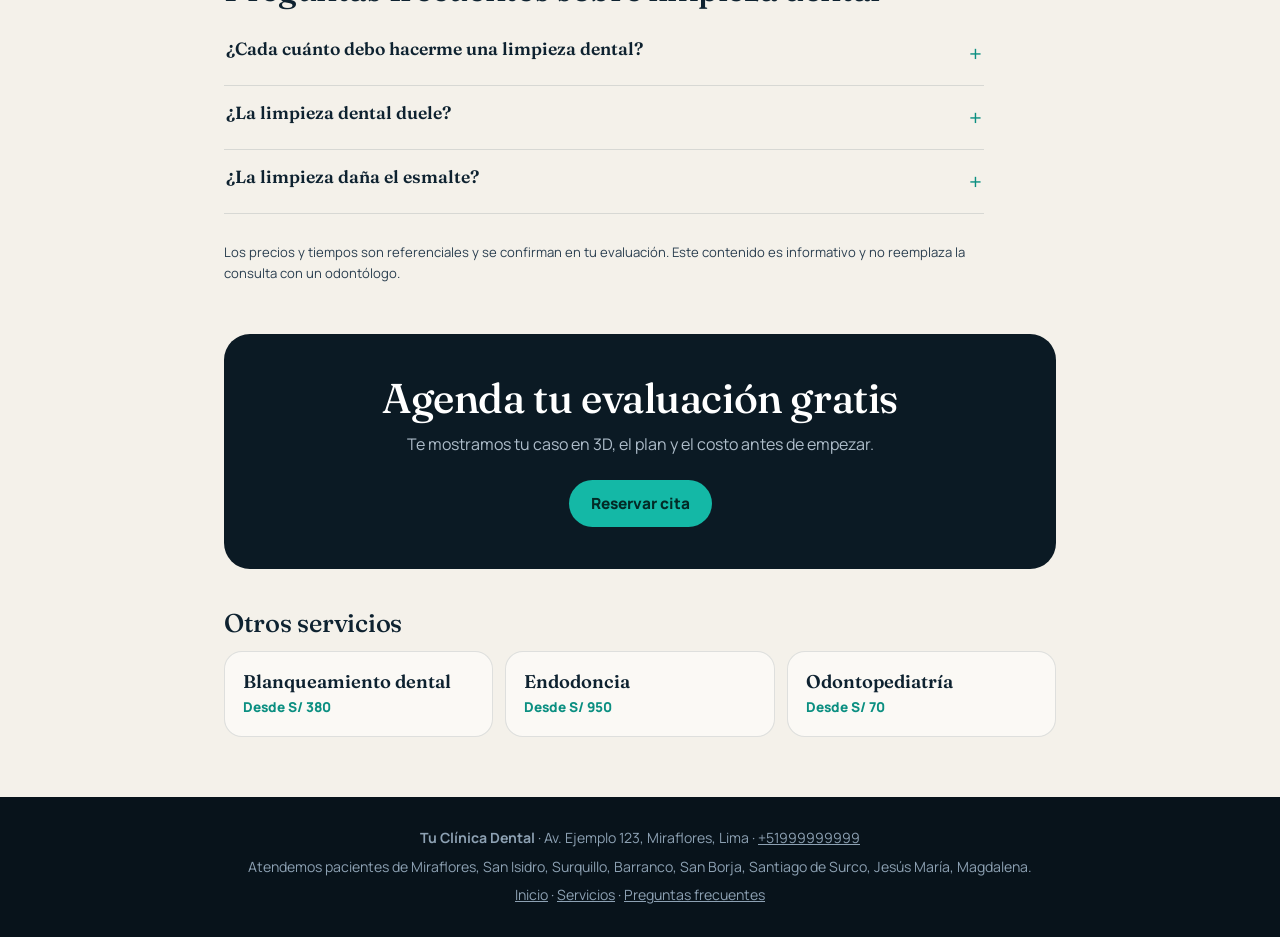
<file: limpieza-dental-lima/index.html>
<!doctype html>
<html lang="es-PE">
<head>
<meta charset="utf-8">
<meta name="viewport" content="width=device-width,initial-scale=1">
<meta name="theme-color" content="#f4f1ea">
<link rel="icon" href="/favicon.svg" type="image/svg+xml">
<link rel="preconnect" href="https://fonts.googleapis.com">
<link href="https://fonts.googleapis.com/css2?family=Fraunces:ital,opsz,wght@0,9..144,500;0,9..144,600;1,9..144,500&family=Manrope:wght@400;600;800&display=swap" rel="stylesheet">
<meta name="robots" content="noindex,follow">
<title>Limpieza dental en Lima | Tu Clínica Dental</title>
<meta name="description" content="Limpieza dental profesional en Miraflores, Lima: profilaxis, remoción de sarro y flúor. Desde S/ 90. Evaluación inicial gratis. Reserva tu cita en Alba Dental.">
<link rel="canonical" href="https://dent-sage.vercel.app/limpieza-dental-lima/">
<link rel="alternate" hreflang="es-PE" href="https://dent-sage.vercel.app/limpieza-dental-lima/">
<meta property="og:type" content="website">
<meta property="og:locale" content="es_PE">
<meta property="og:site_name" content="Tu Clínica Dental">
<meta property="og:title" content="Limpieza dental en Lima | Tu Clínica Dental">
<meta property="og:description" content="Limpieza dental profesional en Miraflores, Lima: profilaxis, remoción de sarro y flúor. Desde S/ 90. Evaluación inicial gratis. Reserva tu cita en Alba Dental.">
<meta property="og:url" content="https://dent-sage.vercel.app/limpieza-dental-lima/">
<meta property="og:image" content="https://dent-sage.vercel.app/og-image.png">
<meta property="og:image:width" content="1200">
<meta property="og:image:height" content="630">
<meta property="og:image:alt" content="Tu Clínica Dental, clínica odontológica en Miraflores, Lima">
<meta name="twitter:card" content="summary_large_image">
<meta name="twitter:title" content="Limpieza dental en Lima | Tu Clínica Dental">
<meta name="twitter:description" content="Limpieza dental profesional en Miraflores, Lima: profilaxis, remoción de sarro y flúor. Desde S/ 90. Evaluación inicial gratis. Reserva tu cita en Alba Dental.">
<meta name="twitter:image" content="https://dent-sage.vercel.app/og-image.png">
<link rel="stylesheet" href="/assets/servicio.css">
<script type="application/ld+json">{"@context": "https://schema.org", "@type": "Service", "name": "Limpieza dental", "serviceType": "Limpieza dental", "description": "Limpieza dental profesional en Miraflores, Lima: profilaxis, remoción de sarro y flúor. Desde S/ 90. Evaluación inicial gratis. Reserva tu cita en Alba Dental.", "url": "https://dent-sage.vercel.app/limpieza-dental-lima/", "provider": {"@type": "Dentist", "name": "Tu Clínica Dental", "url": "https://dent-sage.vercel.app/", "telephone": "+51999999999", "address": {"@type": "PostalAddress", "streetAddress": "Av. Ejemplo 123", "addressLocality": "Miraflores", "addressRegion": "Lima", "postalCode": "15074", "addressCountry": "PE"}, "image": "https://dent-sage.vercel.app/og-image.png"}, "areaServed": [{"@type": "City", "name": "Lima"}, {"@type": "AdministrativeArea", "name": "Miraflores"}, {"@type": "AdministrativeArea", "name": "San Isidro"}, {"@type": "AdministrativeArea", "name": "Surquillo"}, {"@type": "AdministrativeArea", "name": "Barranco"}, {"@type": "AdministrativeArea", "name": "San Borja"}, {"@type": "AdministrativeArea", "name": "Santiago de Surco"}, {"@type": "AdministrativeArea", "name": "Jesús María"}, {"@type": "AdministrativeArea", "name": "Magdalena"}], "offers": {"@type": "Offer", "priceCurrency": "PEN", "priceSpecification": {"@type": "PriceSpecification", "minPrice": 90, "priceCurrency": "PEN"}}}</script>
<script type="application/ld+json">{"@context": "https://schema.org", "@type": "FAQPage", "mainEntity": [{"@type": "Question", "name": "¿Cada cuánto debo hacerme una limpieza dental?", "acceptedAnswer": {"@type": "Answer", "text": "Lo habitual es cada seis meses. Si tienes tendencia a acumular sarro o enfermedad de encías, tu odontólogo puede indicarte cada tres o cuatro meses."}}, {"@type": "Question", "name": "¿La limpieza dental duele?", "acceptedAnswer": {"@type": "Answer", "text": "La mayoría de pacientes siente solo cosquilleo o algo de sensibilidad. Si tienes dientes sensibles, avísanos y usamos técnicas y anestesia tópica para tu comodidad."}}, {"@type": "Question", "name": "¿La limpieza daña el esmalte?", "acceptedAnswer": {"@type": "Answer", "text": "No. Hecha por un profesional, la limpieza elimina sarro sin dañar el esmalte y lo deja más liso, lo que dificulta que se acumule placa."}}]}</script>
<script type="application/ld+json">{"@context": "https://schema.org", "@type": "BreadcrumbList", "itemListElement": [{"@type": "ListItem", "position": 1, "name": "Inicio", "item": "https://dent-sage.vercel.app/"}, {"@type": "ListItem", "position": 2, "name": "Servicios", "item": "https://dent-sage.vercel.app/#servicios"}, {"@type": "ListItem", "position": 3, "name": "Limpieza dental", "item": "https://dent-sage.vercel.app/limpieza-dental-lima/"}]}</script>
</head>
<body>
<a class="skip" href="#contenido">Saltar al contenido</a>
<header class="top"><a class="logo" href="/" aria-label="Tu Clínica Dental, inicio"><svg viewBox="0 0 48 48" aria-hidden="true"><path d="M14 6c-5 0-8 4-8 9 0 4 2 7 3 11 1 4 1 8 2.400 13 .8 3 4 3.600 5.200.8 1.400-3.400 1.800-8 5.400-8s4 4.600 5.400 8c1.200 2.800 4.400 2.200 5.200-.8 1.400-5 1.400-9 2.400-13 1-4 3-7 3-11 0-5-3-9-8-9-3.600 0-5.600 2-10 2S17.600 6 14 6z"/></svg>Tu Clínica Dental</a>
<nav aria-label="Principal"><a href="/#servicios">Servicios</a><a href="/#simulador">Simulador</a><a href="/#faq">Preguntas</a></nav>
<a class="btn" href="/#reserva">Reservar cita</a></header>
<main id="contenido">
<nav class="crumbs" aria-label="Ruta"><a href="/">Inicio</a> <span>/</span> <a href="/#servicios">Servicios</a> <span>/</span> <span aria-current="page">Limpieza dental</span></nav>
<section class="hero">
<p class="eyebrow">Clínica odontológica en Miraflores, Lima</p>
<h1>Limpieza dental profesional en Miraflores, Lima</h1>
<p class="lead">Eliminamos sarro y placa que el cepillado no alcanza, pulimos tus dientes y revisamos tus encías para detectar problemas a tiempo.</p>
<div class="row"><a class="btn teal" href="https://wa.me/51999999999?text=Hola%20Tu%20Clínica%20Dental%2C%20quiero%20información%20sobre%20limpieza%20dental." rel="noopener">Consultar por WhatsApp</a><a class="btn ghost" href="/#reserva">Reservar evaluación gratis</a></div>
<dl class="facts"><div><dt>Precio referencial</dt><dd>Desde S/ 90</dd></div><div><dt>Duración</dt><dd>45 minutos</dd></div><div><dt>Sesiones</dt><dd>1 sesión</dd></div></dl>
</section>
<article class="body">
<h2>¿Qué es limpieza dental?</h2>
<p>La limpieza dental, también llamada profilaxis, es un procedimiento preventivo en el que el odontólogo remueve la placa bacteriana y el sarro acumulados sobre los dientes y bajo la línea de la encía. Se complementa con pulido y aplicación de flúor.</p>
<h2>Cómo es el tratamiento, paso a paso</h2>
<ol class="steps"><li>Revisión de dientes y encías, con escaneo 3D si lo necesitas.</li><li>Remoción de sarro con ultrasonido, sin dolor en la mayoría de los casos.</li><li>Pulido para quitar manchas superficiales y alisar el esmalte.</li><li>Aplicación de flúor y recomendaciones de higiene personalizadas.</li></ol>
<h2>Beneficios de limpieza dental</h2>
<ul class="ticks"><li>Previene caries y enfermedad de las encías.</li><li>Reduce el mal aliento causado por el sarro.</li><li>Aclara manchas superficiales por café, té o tabaco.</li><li>Permite detectar problemas pequeños antes de que duelan.</li></ul>
<h2>¿Para quién es?</h2>
<p>Es recomendable para todas las personas, idealmente cada seis meses. Si tus encías sangran al cepillarte o notas sarro visible, conviene agendarla pronto.</p>
<h2>Preguntas frecuentes sobre limpieza dental</h2>
<div class="faq"><details><summary>¿Cada cuánto debo hacerme una limpieza dental?</summary><p>Lo habitual es cada seis meses. Si tienes tendencia a acumular sarro o enfermedad de encías, tu odontólogo puede indicarte cada tres o cuatro meses.</p></details><details><summary>¿La limpieza dental duele?</summary><p>La mayoría de pacientes siente solo cosquilleo o algo de sensibilidad. Si tienes dientes sensibles, avísanos y usamos técnicas y anestesia tópica para tu comodidad.</p></details><details><summary>¿La limpieza daña el esmalte?</summary><p>No. Hecha por un profesional, la limpieza elimina sarro sin dañar el esmalte y lo deja más liso, lo que dificulta que se acumule placa.</p></details></div>
<p class="fine">Los precios y tiempos son referenciales y se confirman en tu evaluación. Este contenido es informativo y no reemplaza la consulta con un odontólogo.</p>
</article>
<section class="cta"><h2>Agenda tu evaluación gratis</h2><p>Te mostramos tu caso en 3D, el plan y el costo antes de empezar.</p><a class="btn teal" href="/#reserva">Reservar cita</a></section>
<aside class="related"><h2>Otros servicios</h2><ul><li><a href="/blanqueamiento-dental-lima/">Blanqueamiento dental</a><span>Desde S/ 380</span></li><li><a href="/endodoncia-lima/">Endodoncia</a><span>Desde S/ 950</span></li><li><a href="/odontopediatria-lima/">Odontopediatría</a><span>Desde S/ 70</span></li></ul></aside>
</main>
<footer><p><b>Tu Clínica Dental</b> · Av. Ejemplo 123, Miraflores, Lima · <a href="tel:+51999999999">+51999999999</a></p><p>Atendemos pacientes de Miraflores, San Isidro, Surquillo, Barranco, San Borja, Santiago de Surco, Jesús María, Magdalena.</p><p><a href="/">Inicio</a> · <a href="/#servicios">Servicios</a> · <a href="/#faq">Preguntas frecuentes</a></p></footer>
<a class="wa" href="https://wa.me/51999999999?text=Hola%2C%20quiero%20informaci%C3%B3n%20sobre%20una%20cita" target="_blank" rel="noopener" aria-label="Escribir por WhatsApp"><svg viewBox="0 0 24 24" aria-hidden="true"><path d="M20 11.500a8.500 8.500 0 0 1-12.400 7.500L3 20l1.100-4.400A8.500 8.500 0 1 1 20 11.500z"/><path d="M9.200 8.800c-.3.700-.1 1.700.9 3.100s2.300 2.300 3.300 2.600c.8.200 1.500-.4 1.800-1l-1.600-.9-.7.600c-.9-.4-1.800-1.300-2.200-2.200l.6-.7-.9-1.600c-.6.100-1.100.5-1.200 1.100z"/></svg></a>
<!-- DEMO:INICIO -->
<div class="demo"><b>DEMO</b><span>Ejemplo para clínicas</span><a href="https://wa.me/51941614879?text=Hola%2C%20vi%20el%20demo%20y%20quiero%20esta%20p%C3%A1gina%20para%20mi%20cl%C3%ADnica" target="_blank" rel="noopener">Quiero esta página</a></div>
<!-- DEMO:FIN -->
</body>
</html>
</file>
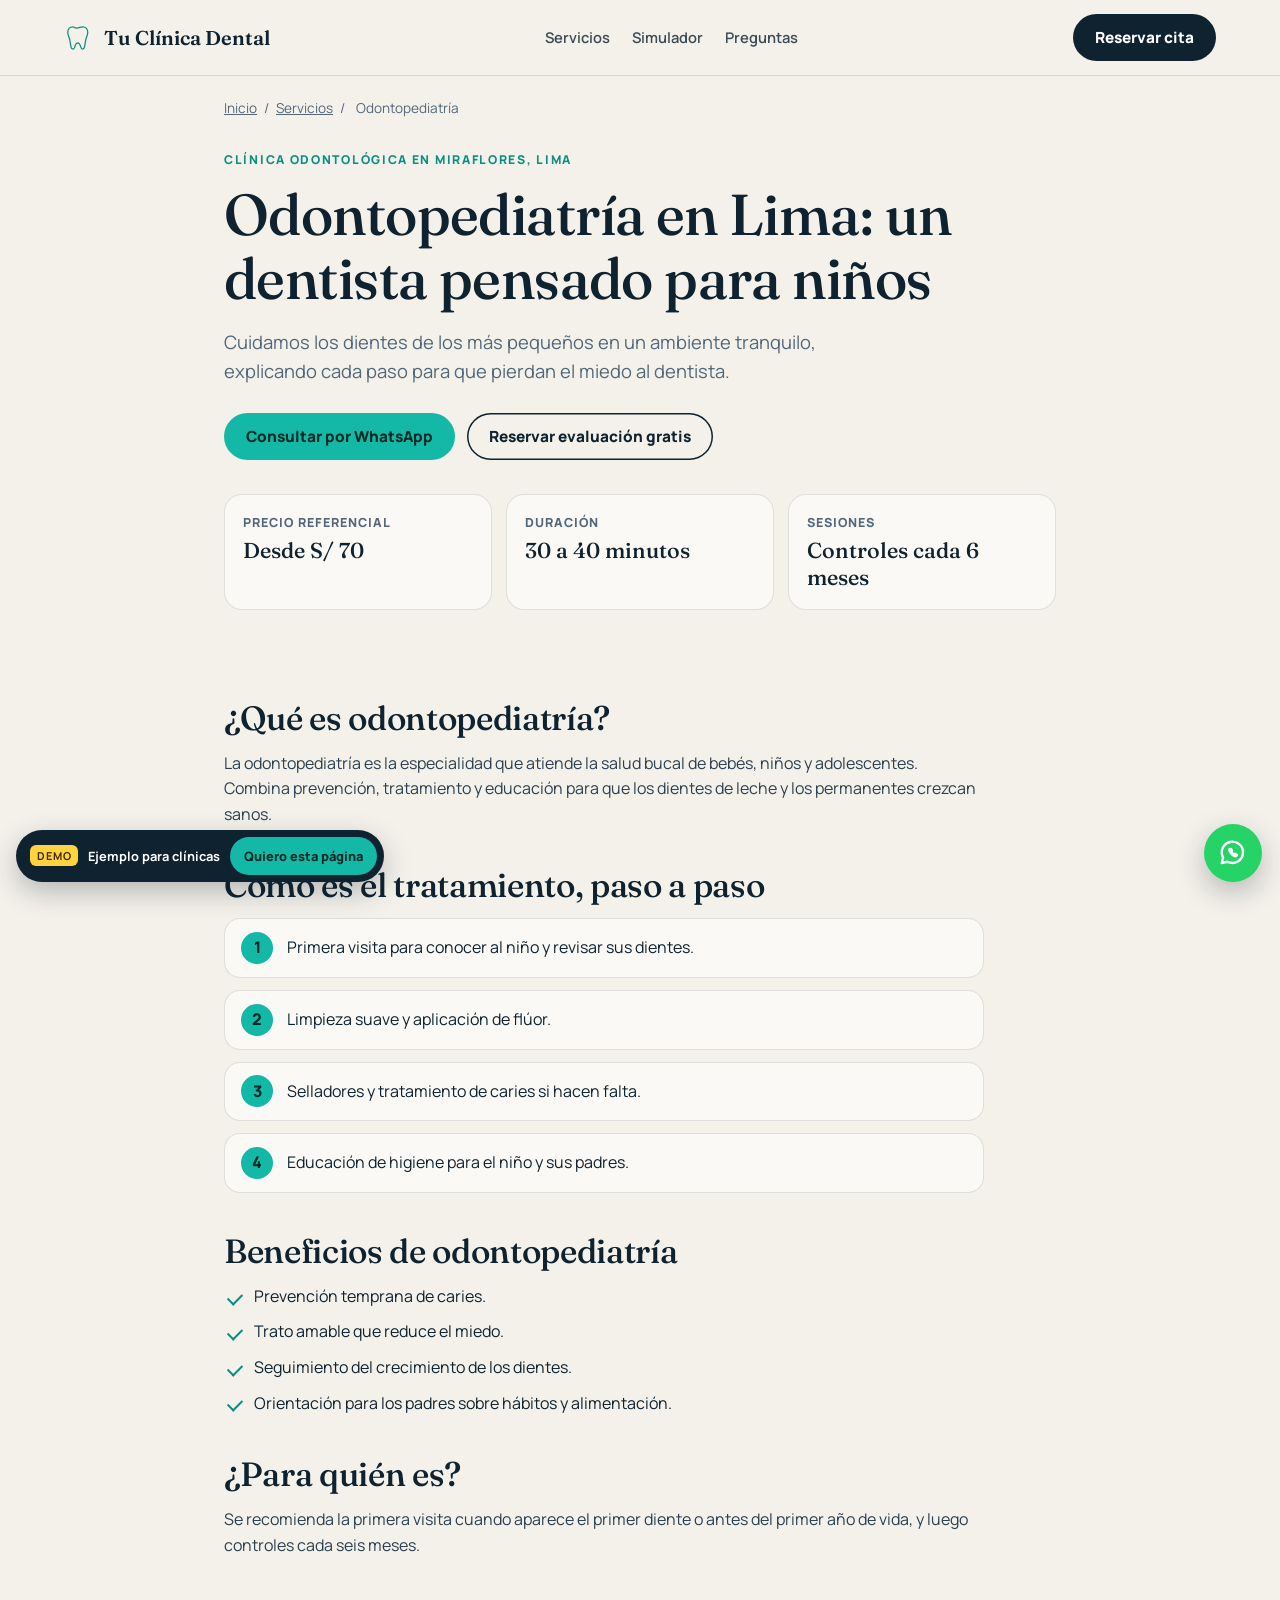
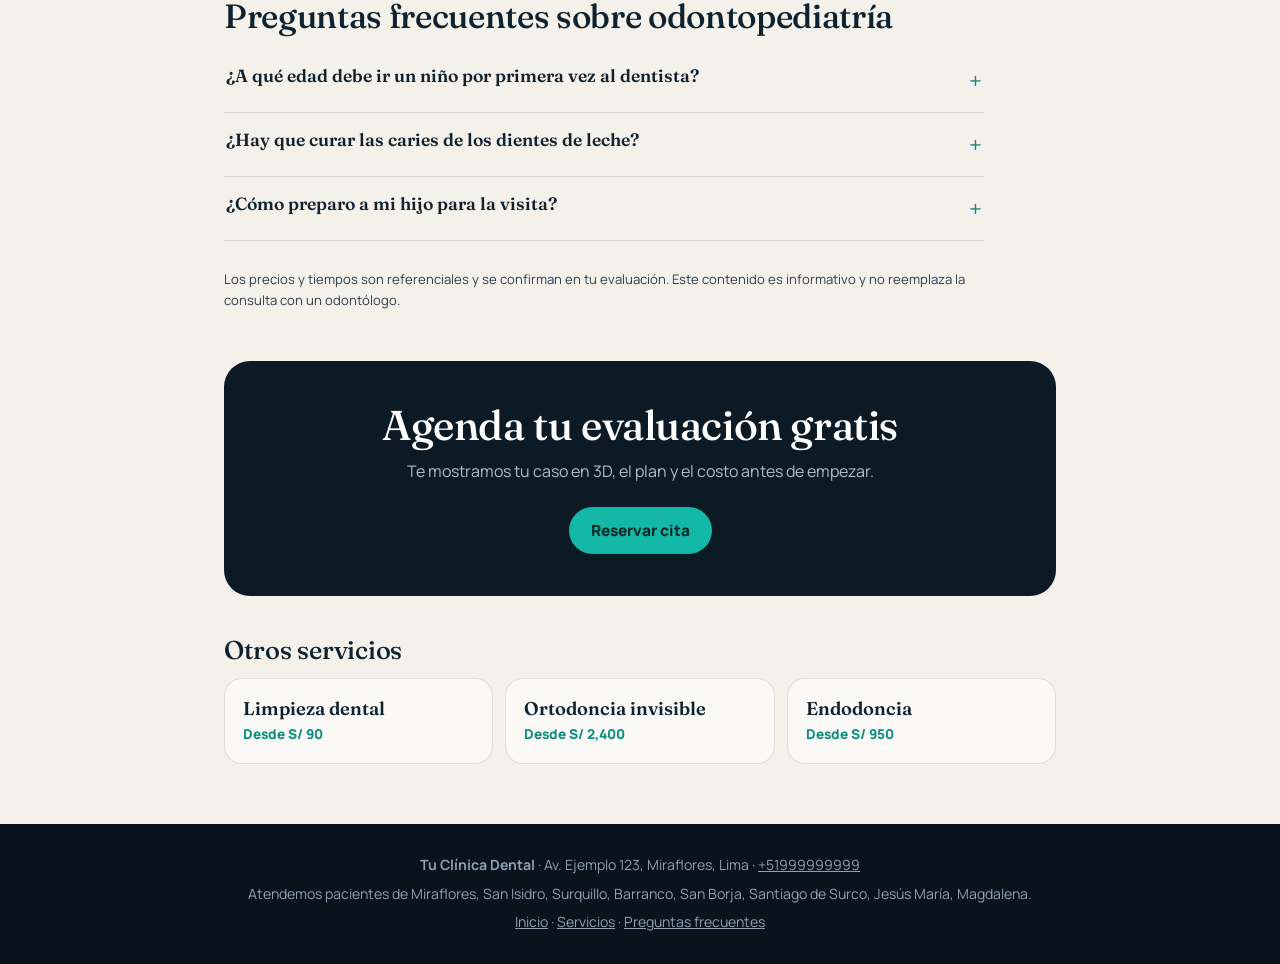
<file: odontopediatria-lima/index.html>
<!doctype html>
<html lang="es-PE">
<head>
<meta charset="utf-8">
<meta name="viewport" content="width=device-width,initial-scale=1">
<meta name="theme-color" content="#f4f1ea">
<link rel="icon" href="/favicon.svg" type="image/svg+xml">
<link rel="preconnect" href="https://fonts.googleapis.com">
<link href="https://fonts.googleapis.com/css2?family=Fraunces:ital,opsz,wght@0,9..144,500;0,9..144,600;1,9..144,500&family=Manrope:wght@400;600;800&display=swap" rel="stylesheet">
<meta name="robots" content="noindex,follow">
<title>Odontopediatría en Lima | Tu Clínica Dental</title>
<meta name="description" content="Odontopediatría en Miraflores, Lima: dentista para niños en un ambiente tranquilo, con prevención y tratamiento. Desde S/ 70. Agenda la primera visita.">
<link rel="canonical" href="https://dent-sage.vercel.app/odontopediatria-lima/">
<link rel="alternate" hreflang="es-PE" href="https://dent-sage.vercel.app/odontopediatria-lima/">
<meta property="og:type" content="website">
<meta property="og:locale" content="es_PE">
<meta property="og:site_name" content="Tu Clínica Dental">
<meta property="og:title" content="Odontopediatría en Lima | Tu Clínica Dental">
<meta property="og:description" content="Odontopediatría en Miraflores, Lima: dentista para niños en un ambiente tranquilo, con prevención y tratamiento. Desde S/ 70. Agenda la primera visita.">
<meta property="og:url" content="https://dent-sage.vercel.app/odontopediatria-lima/">
<meta property="og:image" content="https://dent-sage.vercel.app/og-image.png">
<meta property="og:image:width" content="1200">
<meta property="og:image:height" content="630">
<meta property="og:image:alt" content="Tu Clínica Dental, clínica odontológica en Miraflores, Lima">
<meta name="twitter:card" content="summary_large_image">
<meta name="twitter:title" content="Odontopediatría en Lima | Tu Clínica Dental">
<meta name="twitter:description" content="Odontopediatría en Miraflores, Lima: dentista para niños en un ambiente tranquilo, con prevención y tratamiento. Desde S/ 70. Agenda la primera visita.">
<meta name="twitter:image" content="https://dent-sage.vercel.app/og-image.png">
<link rel="stylesheet" href="/assets/servicio.css">
<script type="application/ld+json">{"@context": "https://schema.org", "@type": "Service", "name": "Odontopediatría", "serviceType": "Odontopediatría", "description": "Odontopediatría en Miraflores, Lima: dentista para niños en un ambiente tranquilo, con prevención y tratamiento. Desde S/ 70. Agenda la primera visita.", "url": "https://dent-sage.vercel.app/odontopediatria-lima/", "provider": {"@type": "Dentist", "name": "Tu Clínica Dental", "url": "https://dent-sage.vercel.app/", "telephone": "+51999999999", "address": {"@type": "PostalAddress", "streetAddress": "Av. Ejemplo 123", "addressLocality": "Miraflores", "addressRegion": "Lima", "postalCode": "15074", "addressCountry": "PE"}, "image": "https://dent-sage.vercel.app/og-image.png"}, "areaServed": [{"@type": "City", "name": "Lima"}, {"@type": "AdministrativeArea", "name": "Miraflores"}, {"@type": "AdministrativeArea", "name": "San Isidro"}, {"@type": "AdministrativeArea", "name": "Surquillo"}, {"@type": "AdministrativeArea", "name": "Barranco"}, {"@type": "AdministrativeArea", "name": "San Borja"}, {"@type": "AdministrativeArea", "name": "Santiago de Surco"}, {"@type": "AdministrativeArea", "name": "Jesús María"}, {"@type": "AdministrativeArea", "name": "Magdalena"}], "offers": {"@type": "Offer", "priceCurrency": "PEN", "priceSpecification": {"@type": "PriceSpecification", "minPrice": 70, "priceCurrency": "PEN"}}}</script>
<script type="application/ld+json">{"@context": "https://schema.org", "@type": "FAQPage", "mainEntity": [{"@type": "Question", "name": "¿A qué edad debe ir un niño por primera vez al dentista?", "acceptedAnswer": {"@type": "Answer", "text": "Cuando sale el primer diente o alrededor del primer año. Así se previenen problemas y el niño se acostumbra al consultorio."}}, {"@type": "Question", "name": "¿Hay que curar las caries de los dientes de leche?", "acceptedAnswer": {"@type": "Answer", "text": "Sí. Una caries en un diente de leche puede doler, infectarse y afectar al diente permanente que viene debajo."}}, {"@type": "Question", "name": "¿Cómo preparo a mi hijo para la visita?", "acceptedAnswer": {"@type": "Answer", "text": "Háblale con naturalidad, sin palabras como dolor o inyección. En la visita le explicamos cada paso de forma sencilla."}}]}</script>
<script type="application/ld+json">{"@context": "https://schema.org", "@type": "BreadcrumbList", "itemListElement": [{"@type": "ListItem", "position": 1, "name": "Inicio", "item": "https://dent-sage.vercel.app/"}, {"@type": "ListItem", "position": 2, "name": "Servicios", "item": "https://dent-sage.vercel.app/#servicios"}, {"@type": "ListItem", "position": 3, "name": "Odontopediatría", "item": "https://dent-sage.vercel.app/odontopediatria-lima/"}]}</script>
</head>
<body>
<a class="skip" href="#contenido">Saltar al contenido</a>
<header class="top"><a class="logo" href="/" aria-label="Tu Clínica Dental, inicio"><svg viewBox="0 0 48 48" aria-hidden="true"><path d="M14 6c-5 0-8 4-8 9 0 4 2 7 3 11 1 4 1 8 2.400 13 .8 3 4 3.600 5.200.8 1.400-3.400 1.800-8 5.400-8s4 4.600 5.400 8c1.200 2.800 4.400 2.200 5.200-.8 1.400-5 1.400-9 2.400-13 1-4 3-7 3-11 0-5-3-9-8-9-3.600 0-5.600 2-10 2S17.600 6 14 6z"/></svg>Tu Clínica Dental</a>
<nav aria-label="Principal"><a href="/#servicios">Servicios</a><a href="/#simulador">Simulador</a><a href="/#faq">Preguntas</a></nav>
<a class="btn" href="/#reserva">Reservar cita</a></header>
<main id="contenido">
<nav class="crumbs" aria-label="Ruta"><a href="/">Inicio</a> <span>/</span> <a href="/#servicios">Servicios</a> <span>/</span> <span aria-current="page">Odontopediatría</span></nav>
<section class="hero">
<p class="eyebrow">Clínica odontológica en Miraflores, Lima</p>
<h1>Odontopediatría en Lima: un dentista pensado para niños</h1>
<p class="lead">Cuidamos los dientes de los más pequeños en un ambiente tranquilo, explicando cada paso para que pierdan el miedo al dentista.</p>
<div class="row"><a class="btn teal" href="https://wa.me/51999999999?text=Hola%20Tu%20Clínica%20Dental%2C%20quiero%20información%20sobre%20odontopediatría." rel="noopener">Consultar por WhatsApp</a><a class="btn ghost" href="/#reserva">Reservar evaluación gratis</a></div>
<dl class="facts"><div><dt>Precio referencial</dt><dd>Desde S/ 70</dd></div><div><dt>Duración</dt><dd>30 a 40 minutos</dd></div><div><dt>Sesiones</dt><dd>Controles cada 6 meses</dd></div></dl>
</section>
<article class="body">
<h2>¿Qué es odontopediatría?</h2>
<p>La odontopediatría es la especialidad que atiende la salud bucal de bebés, niños y adolescentes. Combina prevención, tratamiento y educación para que los dientes de leche y los permanentes crezcan sanos.</p>
<h2>Cómo es el tratamiento, paso a paso</h2>
<ol class="steps"><li>Primera visita para conocer al niño y revisar sus dientes.</li><li>Limpieza suave y aplicación de flúor.</li><li>Selladores y tratamiento de caries si hacen falta.</li><li>Educación de higiene para el niño y sus padres.</li></ol>
<h2>Beneficios de odontopediatría</h2>
<ul class="ticks"><li>Prevención temprana de caries.</li><li>Trato amable que reduce el miedo.</li><li>Seguimiento del crecimiento de los dientes.</li><li>Orientación para los padres sobre hábitos y alimentación.</li></ul>
<h2>¿Para quién es?</h2>
<p>Se recomienda la primera visita cuando aparece el primer diente o antes del primer año de vida, y luego controles cada seis meses.</p>
<h2>Preguntas frecuentes sobre odontopediatría</h2>
<div class="faq"><details><summary>¿A qué edad debe ir un niño por primera vez al dentista?</summary><p>Cuando sale el primer diente o alrededor del primer año. Así se previenen problemas y el niño se acostumbra al consultorio.</p></details><details><summary>¿Hay que curar las caries de los dientes de leche?</summary><p>Sí. Una caries en un diente de leche puede doler, infectarse y afectar al diente permanente que viene debajo.</p></details><details><summary>¿Cómo preparo a mi hijo para la visita?</summary><p>Háblale con naturalidad, sin palabras como dolor o inyección. En la visita le explicamos cada paso de forma sencilla.</p></details></div>
<p class="fine">Los precios y tiempos son referenciales y se confirman en tu evaluación. Este contenido es informativo y no reemplaza la consulta con un odontólogo.</p>
</article>
<section class="cta"><h2>Agenda tu evaluación gratis</h2><p>Te mostramos tu caso en 3D, el plan y el costo antes de empezar.</p><a class="btn teal" href="/#reserva">Reservar cita</a></section>
<aside class="related"><h2>Otros servicios</h2><ul><li><a href="/limpieza-dental-lima/">Limpieza dental</a><span>Desde S/ 90</span></li><li><a href="/ortodoncia-invisible-lima/">Ortodoncia invisible</a><span>Desde S/ 2,400</span></li><li><a href="/endodoncia-lima/">Endodoncia</a><span>Desde S/ 950</span></li></ul></aside>
</main>
<footer><p><b>Tu Clínica Dental</b> · Av. Ejemplo 123, Miraflores, Lima · <a href="tel:+51999999999">+51999999999</a></p><p>Atendemos pacientes de Miraflores, San Isidro, Surquillo, Barranco, San Borja, Santiago de Surco, Jesús María, Magdalena.</p><p><a href="/">Inicio</a> · <a href="/#servicios">Servicios</a> · <a href="/#faq">Preguntas frecuentes</a></p></footer>
<a class="wa" href="https://wa.me/51999999999?text=Hola%2C%20quiero%20informaci%C3%B3n%20sobre%20una%20cita" target="_blank" rel="noopener" aria-label="Escribir por WhatsApp"><svg viewBox="0 0 24 24" aria-hidden="true"><path d="M20 11.500a8.500 8.500 0 0 1-12.400 7.500L3 20l1.100-4.400A8.500 8.500 0 1 1 20 11.500z"/><path d="M9.200 8.800c-.3.700-.1 1.700.9 3.100s2.300 2.300 3.300 2.600c.8.200 1.500-.4 1.800-1l-1.600-.9-.7.600c-.9-.4-1.800-1.300-2.200-2.200l.6-.7-.9-1.600c-.6.100-1.100.5-1.200 1.100z"/></svg></a>
<!-- DEMO:INICIO -->
<div class="demo"><b>DEMO</b><span>Ejemplo para clínicas</span><a href="https://wa.me/51941614879?text=Hola%2C%20vi%20el%20demo%20y%20quiero%20esta%20p%C3%A1gina%20para%20mi%20cl%C3%ADnica" target="_blank" rel="noopener">Quiero esta página</a></div>
<!-- DEMO:FIN -->
</body>
</html>
</file>
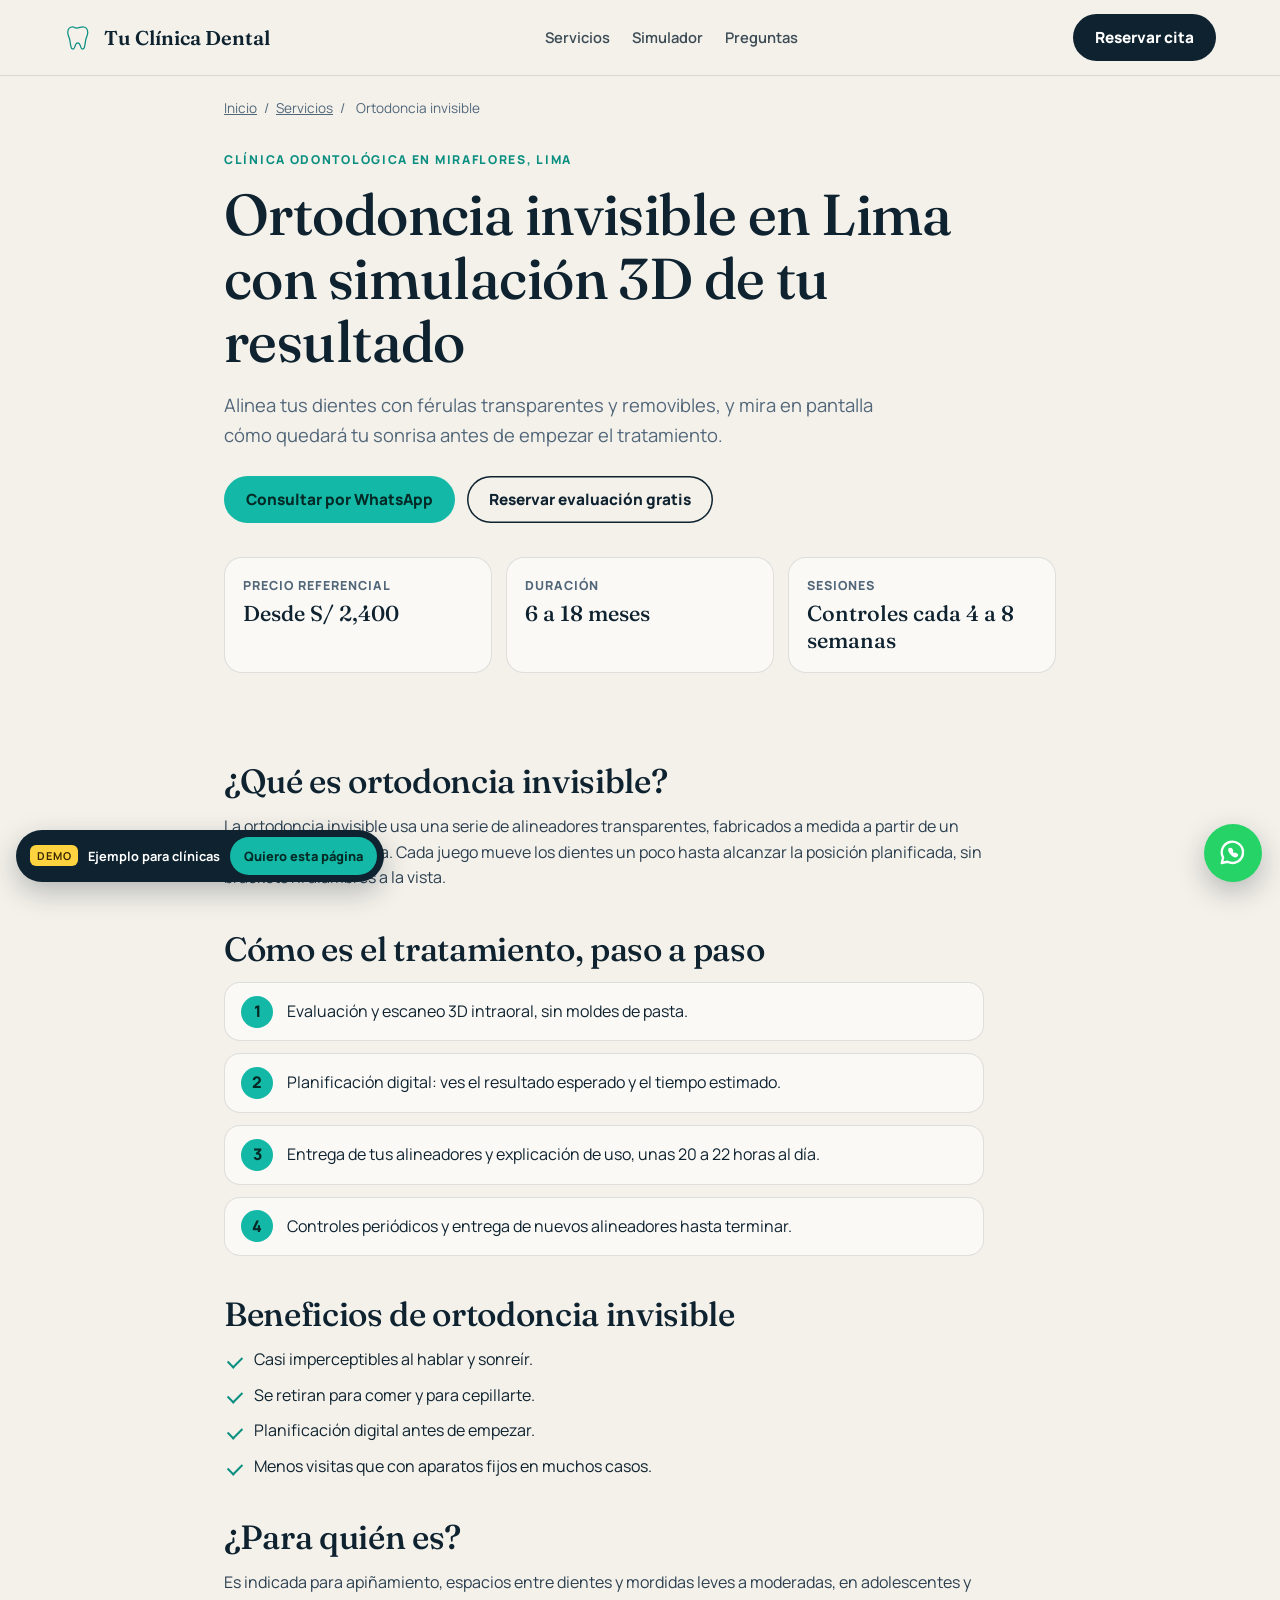
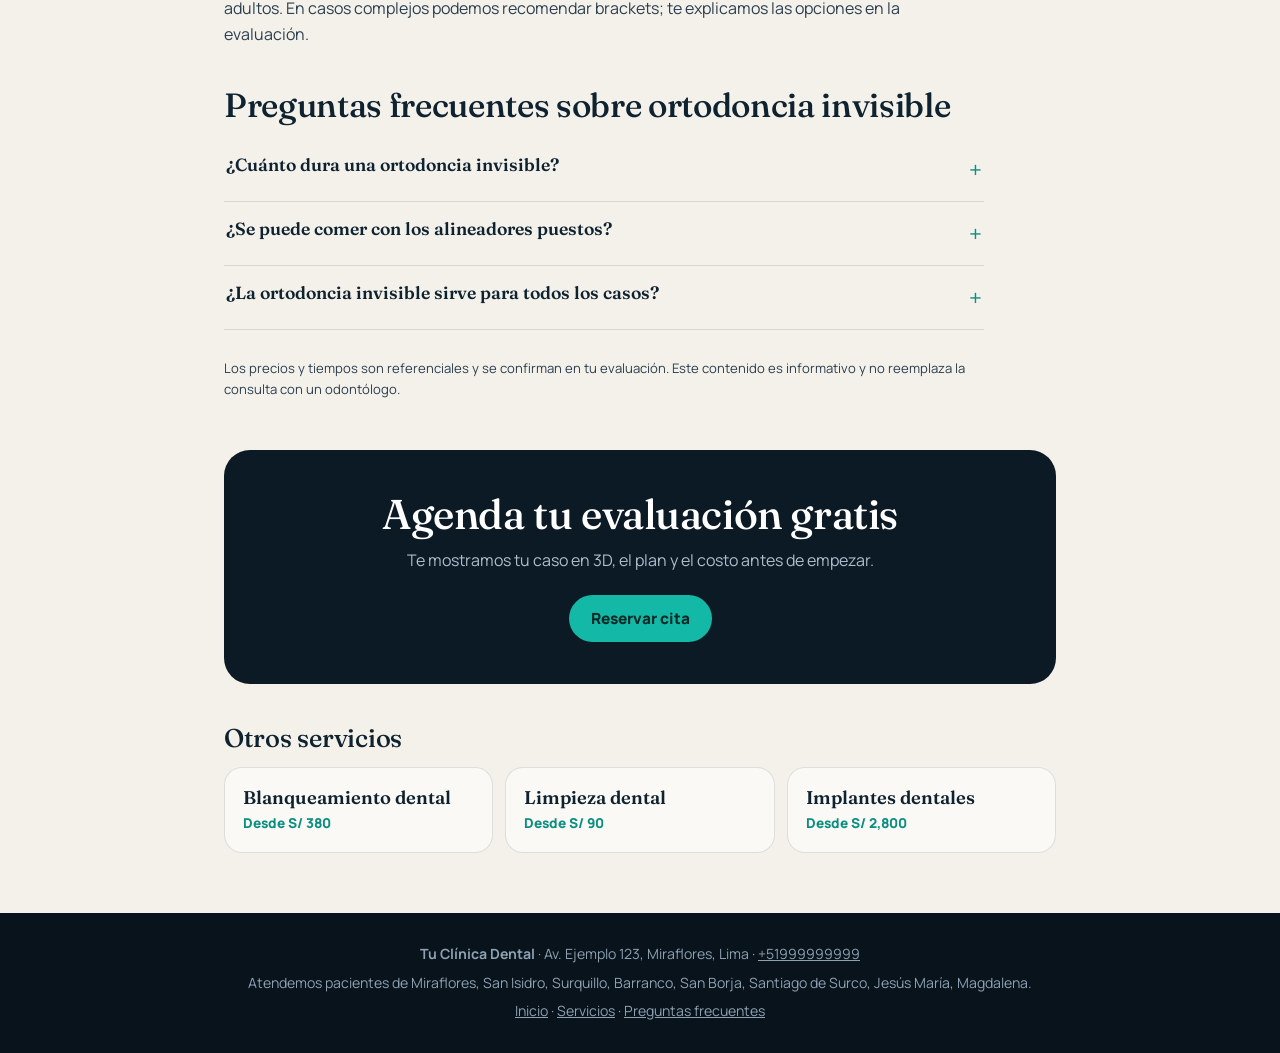
<file: ortodoncia-invisible-lima/index.html>
<!doctype html>
<html lang="es-PE">
<head>
<meta charset="utf-8">
<meta name="viewport" content="width=device-width,initial-scale=1">
<meta name="theme-color" content="#f4f1ea">
<link rel="icon" href="/favicon.svg" type="image/svg+xml">
<link rel="preconnect" href="https://fonts.googleapis.com">
<link href="https://fonts.googleapis.com/css2?family=Fraunces:ital,opsz,wght@0,9..144,500;0,9..144,600;1,9..144,500&family=Manrope:wght@400;600;800&display=swap" rel="stylesheet">
<meta name="robots" content="noindex,follow">
<title>Ortodoncia invisible en Lima | Tu Clínica Dental</title>
<meta name="description" content="Ortodoncia invisible con alineadores transparentes en Miraflores, Lima. Simulación 3D del resultado antes de empezar. Desde S/ 2,400. Evaluación gratis.">
<link rel="canonical" href="https://dent-sage.vercel.app/ortodoncia-invisible-lima/">
<link rel="alternate" hreflang="es-PE" href="https://dent-sage.vercel.app/ortodoncia-invisible-lima/">
<meta property="og:type" content="website">
<meta property="og:locale" content="es_PE">
<meta property="og:site_name" content="Tu Clínica Dental">
<meta property="og:title" content="Ortodoncia invisible en Lima | Tu Clínica Dental">
<meta property="og:description" content="Ortodoncia invisible con alineadores transparentes en Miraflores, Lima. Simulación 3D del resultado antes de empezar. Desde S/ 2,400. Evaluación gratis.">
<meta property="og:url" content="https://dent-sage.vercel.app/ortodoncia-invisible-lima/">
<meta property="og:image" content="https://dent-sage.vercel.app/og-image.png">
<meta property="og:image:width" content="1200">
<meta property="og:image:height" content="630">
<meta property="og:image:alt" content="Tu Clínica Dental, clínica odontológica en Miraflores, Lima">
<meta name="twitter:card" content="summary_large_image">
<meta name="twitter:title" content="Ortodoncia invisible en Lima | Tu Clínica Dental">
<meta name="twitter:description" content="Ortodoncia invisible con alineadores transparentes en Miraflores, Lima. Simulación 3D del resultado antes de empezar. Desde S/ 2,400. Evaluación gratis.">
<meta name="twitter:image" content="https://dent-sage.vercel.app/og-image.png">
<link rel="stylesheet" href="/assets/servicio.css">
<script type="application/ld+json">{"@context": "https://schema.org", "@type": "Service", "name": "Ortodoncia invisible", "serviceType": "Ortodoncia invisible", "description": "Ortodoncia invisible con alineadores transparentes en Miraflores, Lima. Simulación 3D del resultado antes de empezar. Desde S/ 2,400. Evaluación gratis.", "url": "https://dent-sage.vercel.app/ortodoncia-invisible-lima/", "provider": {"@type": "Dentist", "name": "Tu Clínica Dental", "url": "https://dent-sage.vercel.app/", "telephone": "+51999999999", "address": {"@type": "PostalAddress", "streetAddress": "Av. Ejemplo 123", "addressLocality": "Miraflores", "addressRegion": "Lima", "postalCode": "15074", "addressCountry": "PE"}, "image": "https://dent-sage.vercel.app/og-image.png"}, "areaServed": [{"@type": "City", "name": "Lima"}, {"@type": "AdministrativeArea", "name": "Miraflores"}, {"@type": "AdministrativeArea", "name": "San Isidro"}, {"@type": "AdministrativeArea", "name": "Surquillo"}, {"@type": "AdministrativeArea", "name": "Barranco"}, {"@type": "AdministrativeArea", "name": "San Borja"}, {"@type": "AdministrativeArea", "name": "Santiago de Surco"}, {"@type": "AdministrativeArea", "name": "Jesús María"}, {"@type": "AdministrativeArea", "name": "Magdalena"}], "offers": {"@type": "Offer", "priceCurrency": "PEN", "priceSpecification": {"@type": "PriceSpecification", "minPrice": 2400, "priceCurrency": "PEN"}}}</script>
<script type="application/ld+json">{"@context": "https://schema.org", "@type": "FAQPage", "mainEntity": [{"@type": "Question", "name": "¿Cuánto dura una ortodoncia invisible?", "acceptedAnswer": {"@type": "Answer", "text": "Depende del caso. En promedio entre 6 y 18 meses. En la planificación digital te damos un estimado según tu mordida."}}, {"@type": "Question", "name": "¿Se puede comer con los alineadores puestos?", "acceptedAnswer": {"@type": "Answer", "text": "No. Se retiran para comer y beber algo que no sea agua, y se vuelven a colocar después de cepillarte."}}, {"@type": "Question", "name": "¿La ortodoncia invisible sirve para todos los casos?", "acceptedAnswer": {"@type": "Answer", "text": "Funciona muy bien en casos leves y moderados. En casos más complejos puede combinarse con otros aparatos o ser mejor usar brackets."}}]}</script>
<script type="application/ld+json">{"@context": "https://schema.org", "@type": "BreadcrumbList", "itemListElement": [{"@type": "ListItem", "position": 1, "name": "Inicio", "item": "https://dent-sage.vercel.app/"}, {"@type": "ListItem", "position": 2, "name": "Servicios", "item": "https://dent-sage.vercel.app/#servicios"}, {"@type": "ListItem", "position": 3, "name": "Ortodoncia invisible", "item": "https://dent-sage.vercel.app/ortodoncia-invisible-lima/"}]}</script>
</head>
<body>
<a class="skip" href="#contenido">Saltar al contenido</a>
<header class="top"><a class="logo" href="/" aria-label="Tu Clínica Dental, inicio"><svg viewBox="0 0 48 48" aria-hidden="true"><path d="M14 6c-5 0-8 4-8 9 0 4 2 7 3 11 1 4 1 8 2.400 13 .8 3 4 3.600 5.200.8 1.400-3.400 1.800-8 5.400-8s4 4.600 5.400 8c1.200 2.800 4.400 2.200 5.200-.8 1.400-5 1.400-9 2.400-13 1-4 3-7 3-11 0-5-3-9-8-9-3.600 0-5.600 2-10 2S17.600 6 14 6z"/></svg>Tu Clínica Dental</a>
<nav aria-label="Principal"><a href="/#servicios">Servicios</a><a href="/#simulador">Simulador</a><a href="/#faq">Preguntas</a></nav>
<a class="btn" href="/#reserva">Reservar cita</a></header>
<main id="contenido">
<nav class="crumbs" aria-label="Ruta"><a href="/">Inicio</a> <span>/</span> <a href="/#servicios">Servicios</a> <span>/</span> <span aria-current="page">Ortodoncia invisible</span></nav>
<section class="hero">
<p class="eyebrow">Clínica odontológica en Miraflores, Lima</p>
<h1>Ortodoncia invisible en Lima con simulación 3D de tu resultado</h1>
<p class="lead">Alinea tus dientes con férulas transparentes y removibles, y mira en pantalla cómo quedará tu sonrisa antes de empezar el tratamiento.</p>
<div class="row"><a class="btn teal" href="https://wa.me/51999999999?text=Hola%20Tu%20Clínica%20Dental%2C%20quiero%20información%20sobre%20ortodoncia%20invisible." rel="noopener">Consultar por WhatsApp</a><a class="btn ghost" href="/#reserva">Reservar evaluación gratis</a></div>
<dl class="facts"><div><dt>Precio referencial</dt><dd>Desde S/ 2,400</dd></div><div><dt>Duración</dt><dd>6 a 18 meses</dd></div><div><dt>Sesiones</dt><dd>Controles cada 4 a 8 semanas</dd></div></dl>
</section>
<article class="body">
<h2>¿Qué es ortodoncia invisible?</h2>
<p>La ortodoncia invisible usa una serie de alineadores transparentes, fabricados a medida a partir de un escaneo 3D de tu boca. Cada juego mueve los dientes un poco hasta alcanzar la posición planificada, sin brackets ni alambres a la vista.</p>
<h2>Cómo es el tratamiento, paso a paso</h2>
<ol class="steps"><li>Evaluación y escaneo 3D intraoral, sin moldes de pasta.</li><li>Planificación digital: ves el resultado esperado y el tiempo estimado.</li><li>Entrega de tus alineadores y explicación de uso, unas 20 a 22 horas al día.</li><li>Controles periódicos y entrega de nuevos alineadores hasta terminar.</li></ol>
<h2>Beneficios de ortodoncia invisible</h2>
<ul class="ticks"><li>Casi imperceptibles al hablar y sonreír.</li><li>Se retiran para comer y para cepillarte.</li><li>Planificación digital antes de empezar.</li><li>Menos visitas que con aparatos fijos en muchos casos.</li></ul>
<h2>¿Para quién es?</h2>
<p>Es indicada para apiñamiento, espacios entre dientes y mordidas leves a moderadas, en adolescentes y adultos. En casos complejos podemos recomendar brackets; te explicamos las opciones en la evaluación.</p>
<h2>Preguntas frecuentes sobre ortodoncia invisible</h2>
<div class="faq"><details><summary>¿Cuánto dura una ortodoncia invisible?</summary><p>Depende del caso. En promedio entre 6 y 18 meses. En la planificación digital te damos un estimado según tu mordida.</p></details><details><summary>¿Se puede comer con los alineadores puestos?</summary><p>No. Se retiran para comer y beber algo que no sea agua, y se vuelven a colocar después de cepillarte.</p></details><details><summary>¿La ortodoncia invisible sirve para todos los casos?</summary><p>Funciona muy bien en casos leves y moderados. En casos más complejos puede combinarse con otros aparatos o ser mejor usar brackets.</p></details></div>
<p class="fine">Los precios y tiempos son referenciales y se confirman en tu evaluación. Este contenido es informativo y no reemplaza la consulta con un odontólogo.</p>
</article>
<section class="cta"><h2>Agenda tu evaluación gratis</h2><p>Te mostramos tu caso en 3D, el plan y el costo antes de empezar.</p><a class="btn teal" href="/#reserva">Reservar cita</a></section>
<aside class="related"><h2>Otros servicios</h2><ul><li><a href="/blanqueamiento-dental-lima/">Blanqueamiento dental</a><span>Desde S/ 380</span></li><li><a href="/limpieza-dental-lima/">Limpieza dental</a><span>Desde S/ 90</span></li><li><a href="/implantes-dentales-lima/">Implantes dentales</a><span>Desde S/ 2,800</span></li></ul></aside>
</main>
<footer><p><b>Tu Clínica Dental</b> · Av. Ejemplo 123, Miraflores, Lima · <a href="tel:+51999999999">+51999999999</a></p><p>Atendemos pacientes de Miraflores, San Isidro, Surquillo, Barranco, San Borja, Santiago de Surco, Jesús María, Magdalena.</p><p><a href="/">Inicio</a> · <a href="/#servicios">Servicios</a> · <a href="/#faq">Preguntas frecuentes</a></p></footer>
<a class="wa" href="https://wa.me/51999999999?text=Hola%2C%20quiero%20informaci%C3%B3n%20sobre%20una%20cita" target="_blank" rel="noopener" aria-label="Escribir por WhatsApp"><svg viewBox="0 0 24 24" aria-hidden="true"><path d="M20 11.500a8.500 8.500 0 0 1-12.400 7.500L3 20l1.100-4.400A8.500 8.500 0 1 1 20 11.500z"/><path d="M9.200 8.800c-.3.700-.1 1.700.9 3.100s2.300 2.300 3.300 2.600c.8.200 1.500-.4 1.800-1l-1.600-.9-.7.600c-.9-.4-1.800-1.300-2.200-2.200l.6-.7-.9-1.600c-.6.100-1.100.5-1.200 1.100z"/></svg></a>
<!-- DEMO:INICIO -->
<div class="demo"><b>DEMO</b><span>Ejemplo para clínicas</span><a href="https://wa.me/51941614879?text=Hola%2C%20vi%20el%20demo%20y%20quiero%20esta%20p%C3%A1gina%20para%20mi%20cl%C3%ADnica" target="_blank" rel="noopener">Quiero esta página</a></div>
<!-- DEMO:FIN -->
</body>
</html>
</file>
<file: assets/servicio.css>
:root{--bg:#f4f1ea;--paper:#fbf9f5;--ink:#0e2230;--mut:#52677a;--line:#0e22301f;--teal:#14b8a6;--teal-d:#0b8f81;--night:#0b1a24;--out:cubic-bezier(.23,1,.32,1)}
*{box-sizing:border-box;margin:0}
body{font-family:Manrope,system-ui,sans-serif;background:var(--bg);color:var(--ink);line-height:1.6}
h1,h2{font-family:Fraunces,Georgia,serif;font-weight:500;line-height:1.1;letter-spacing:-.01em}
a{color:inherit}
:focus-visible{outline:3px solid var(--teal);outline-offset:3px;border-radius:8px}
.skip{position:absolute;left:-999px;top:8px;background:var(--ink);color:#fff;padding:10px 16px;border-radius:10px;z-index:99}
.skip:focus{left:8px}
.top{display:flex;align-items:center;justify-content:space-between;gap:16px;padding:14px 5vw;border-bottom:1px solid var(--line);background:var(--bg);position:sticky;top:0;z-index:10}
.top nav{display:flex;gap:22px}
.top nav a{text-decoration:none;font-weight:600;font-size:.92rem;opacity:.8}
.logo{display:flex;align-items:center;gap:10px;font:600 1.25rem Fraunces,serif;text-decoration:none}
.logo svg{width:30px;height:30px;fill:none;stroke:var(--teal-d);stroke-width:2;stroke-linecap:round;stroke-linejoin:round}
.btn{display:inline-flex;align-items:center;border:0;cursor:pointer;font:800 .96rem Manrope,sans-serif;text-decoration:none;padding:13px 22px;border-radius:99px;background:var(--ink);color:#fff;transition:transform .16s var(--out),box-shadow .2s var(--out)}
.btn:active{transform:scale(.97)}
.btn.teal{background:var(--teal);color:#032a26}
.btn.ghost{background:transparent;color:var(--ink);box-shadow:inset 0 0 0 1.5px var(--ink)}
@media (hover:hover) and (pointer:fine){.btn:hover{transform:translateY(-2px);box-shadow:0 10px 26px #0e223026}.top nav a:hover{opacity:1}}
main{max-width:960px;margin:0 auto;padding:0 5vw}
.crumbs{padding:22px 0 0;font-size:.85rem;color:var(--mut)}
.crumbs span{margin:0 4px}
.hero{padding:30px 0 40px}
.eyebrow{font-weight:800;font-size:.76rem;letter-spacing:.14em;text-transform:uppercase;color:var(--teal-d);margin-bottom:14px}
h1{font-size:clamp(2rem,5vw,3.6rem);max-width:20ch}
.lead{font-size:1.15rem;color:var(--mut);margin:18px 0 26px;max-width:60ch}
.row{display:flex;gap:12px;flex-wrap:wrap}
.facts{display:grid;grid-template-columns:repeat(auto-fit,minmax(190px,1fr));gap:14px;margin-top:34px}
.facts div{background:var(--paper);border:1px solid var(--line);border-radius:18px;padding:18px}
.facts dt{font-size:.78rem;font-weight:800;letter-spacing:.08em;text-transform:uppercase;color:var(--mut)}
.facts dd{font:500 1.35rem Fraunces,serif;margin-top:4px}
.body{padding:10px 0 40px;max-width:760px}
.body h2{font-size:clamp(1.5rem,3vw,2.1rem);margin:40px 0 14px}
.body p{color:#2b3f50}
.steps{counter-reset:s;list-style:none;padding:0;display:grid;gap:12px}
.steps li{counter-increment:s;background:var(--paper);border:1px solid var(--line);border-radius:16px;padding:16px 18px 16px 62px;position:relative}
.steps li::before{content:counter(s);position:absolute;left:16px;top:50%;transform:translateY(-50%);width:32px;height:32px;border-radius:50%;background:var(--teal);color:#032a26;font-weight:800;display:grid;place-items:center}
.ticks{list-style:none;padding:0;display:grid;gap:10px}
.ticks li{padding-left:30px;position:relative}
.ticks li::before{content:"";position:absolute;left:4px;top:.55em;width:12px;height:7px;border-left:2.5px solid var(--teal-d);border-bottom:2.5px solid var(--teal-d);transform:rotate(-45deg)}
.faq details{border-bottom:1px solid var(--line);padding:16px 2px}
.faq summary{cursor:pointer;font:600 1.1rem Fraunces,serif;list-style:none;display:flex;justify-content:space-between;gap:16px}
.faq summary::after{content:"+";font:400 1.4rem Manrope;color:var(--teal-d);transition:transform .25s var(--out)}
.faq details[open] summary::after{transform:rotate(45deg)}
.faq details p{margin-top:10px;color:var(--mut)}
.fine{font-size:.82rem;color:var(--mut);margin-top:28px}
.cta{background:var(--night);color:#fff;border-radius:26px;padding:42px 5vw;text-align:center;margin:10px 0 40px}
.cta h2{font-size:clamp(1.7rem,3.6vw,2.6rem)}
.cta p{color:#aebdca;margin:10px 0 22px}
.related h2{font-size:1.6rem;margin-bottom:14px}
.related ul{list-style:none;padding:0;display:grid;grid-template-columns:repeat(auto-fit,minmax(220px,1fr));gap:12px;margin-bottom:60px}
.related li{background:var(--paper);border:1px solid var(--line);border-radius:18px;padding:18px;display:grid;gap:4px}
.related a{font:600 1.15rem Fraunces,serif;text-decoration:none}
.related span{color:var(--teal-d);font-weight:800;font-size:.85rem}
footer{background:#08131b;color:#8da1b3;padding:30px 5vw;font-size:.88rem;text-align:center;display:grid;gap:6px}
.wa{position:fixed;right:18px;bottom:18px;z-index:70;width:58px;height:58px;border-radius:50%;background:#25d366;color:#fff;display:grid;place-items:center;box-shadow:0 10px 28px #0e223045;text-decoration:none;transition:transform .16s var(--out)}
.wa:active{transform:scale(.94)}
.wa svg{width:30px;height:30px;fill:none;stroke:currentColor;stroke-width:1.9;stroke-linecap:round;stroke-linejoin:round}
.wa::after{content:"";position:absolute;inset:0;border-radius:50%;border:2px solid #25d366;opacity:0;animation:ring 2.8s var(--out) infinite}
@keyframes ring{0%{transform:scale(1);opacity:.7}100%{transform:scale(1.7);opacity:0}}
.demo{position:fixed;left:16px;bottom:18px;z-index:70;display:flex;align-items:center;gap:10px;background:var(--ink);color:#fff;border-radius:99px;padding:7px 7px 7px 14px;font-size:.8rem;font-weight:700;box-shadow:0 10px 28px #0e223045;max-width:calc(100vw - 100px)}
.demo b{background:#ffd23f;color:#3a2a00;border-radius:6px;padding:2px 7px;font-size:.68rem;letter-spacing:.08em}
.demo a{background:var(--teal);color:#032a26;text-decoration:none;border-radius:99px;padding:9px 14px;font-weight:800;white-space:nowrap}
@media (max-width:520px){.demo span{display:none}}
@media (max-width:720px){.top nav{display:none}}
@media (max-width:520px){.top{padding:10px 4vw}.logo{font-size:1.02rem;white-space:nowrap;gap:7px}.logo svg{width:24px;height:24px}.top .btn{padding:10px 14px;font-size:.85rem;white-space:nowrap}}
@media (prefers-reduced-motion:reduce){*{transition-duration:.01ms!important}}
</file>
